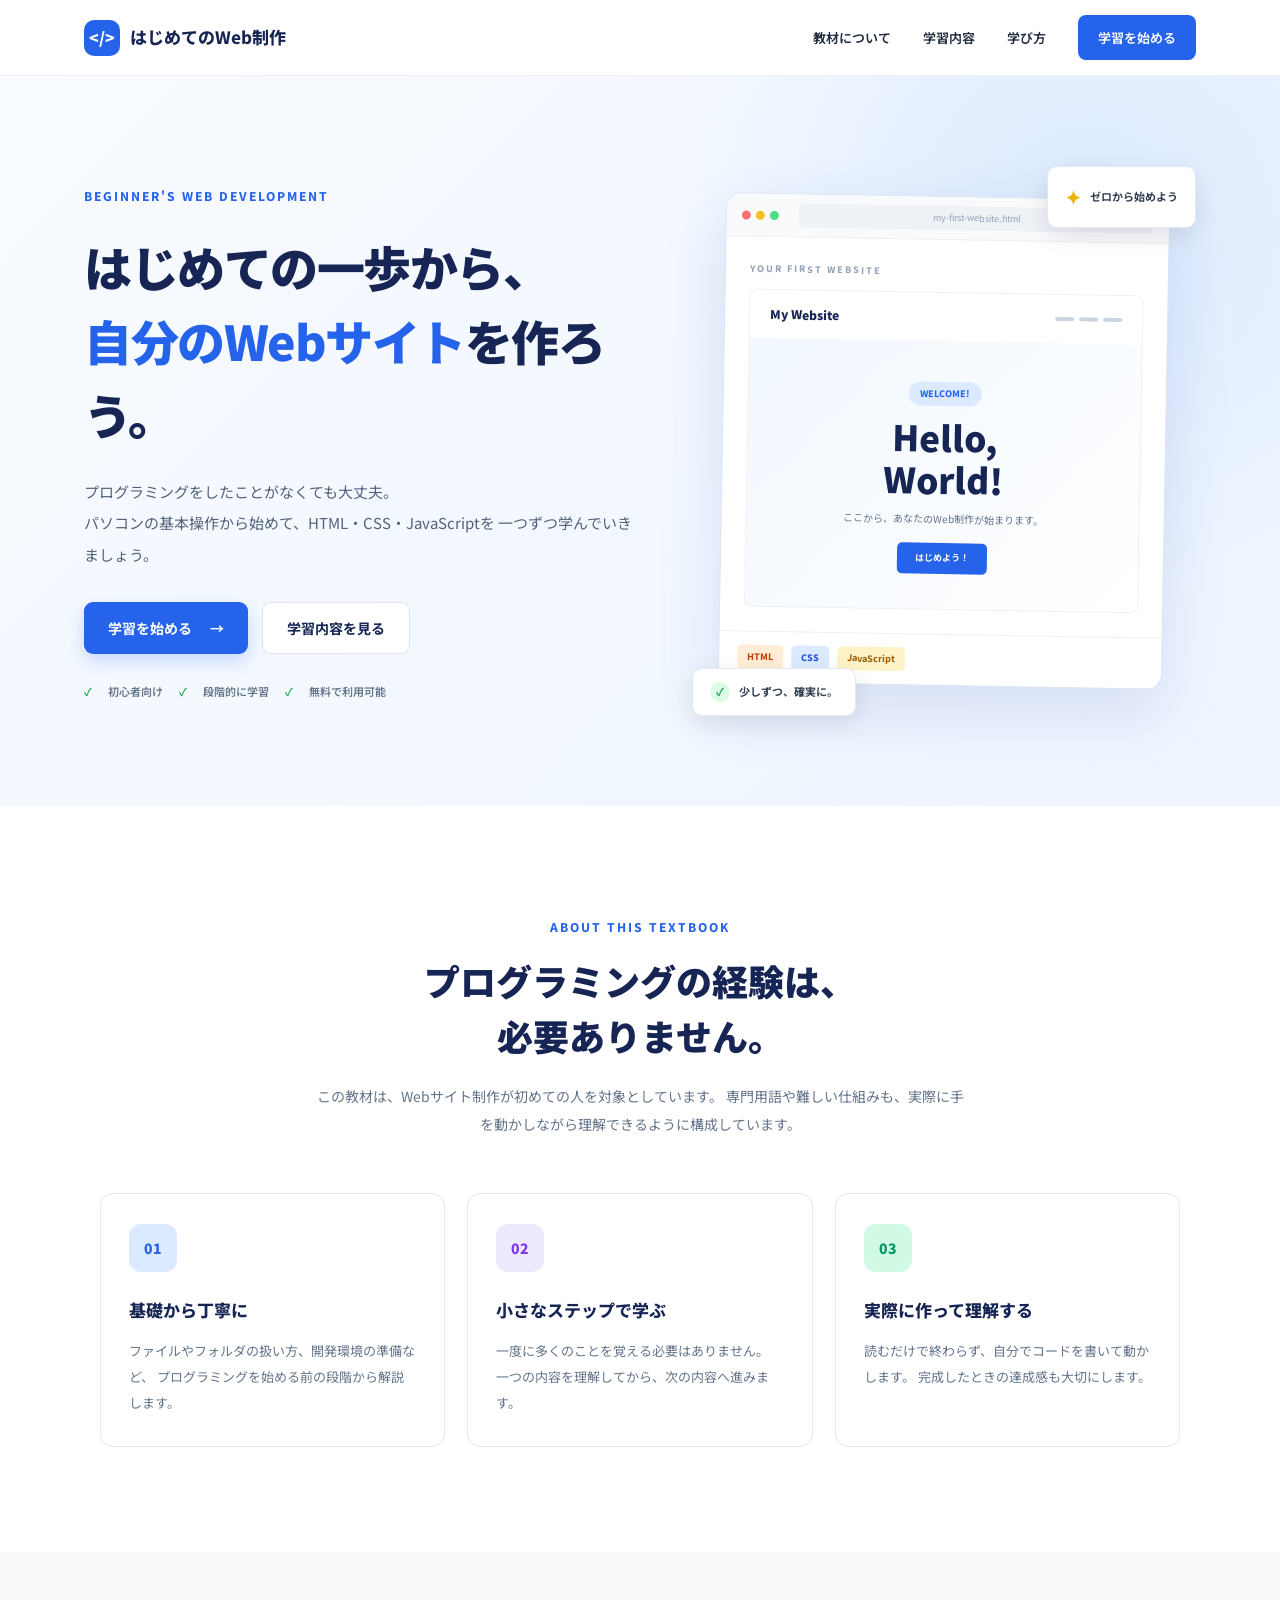
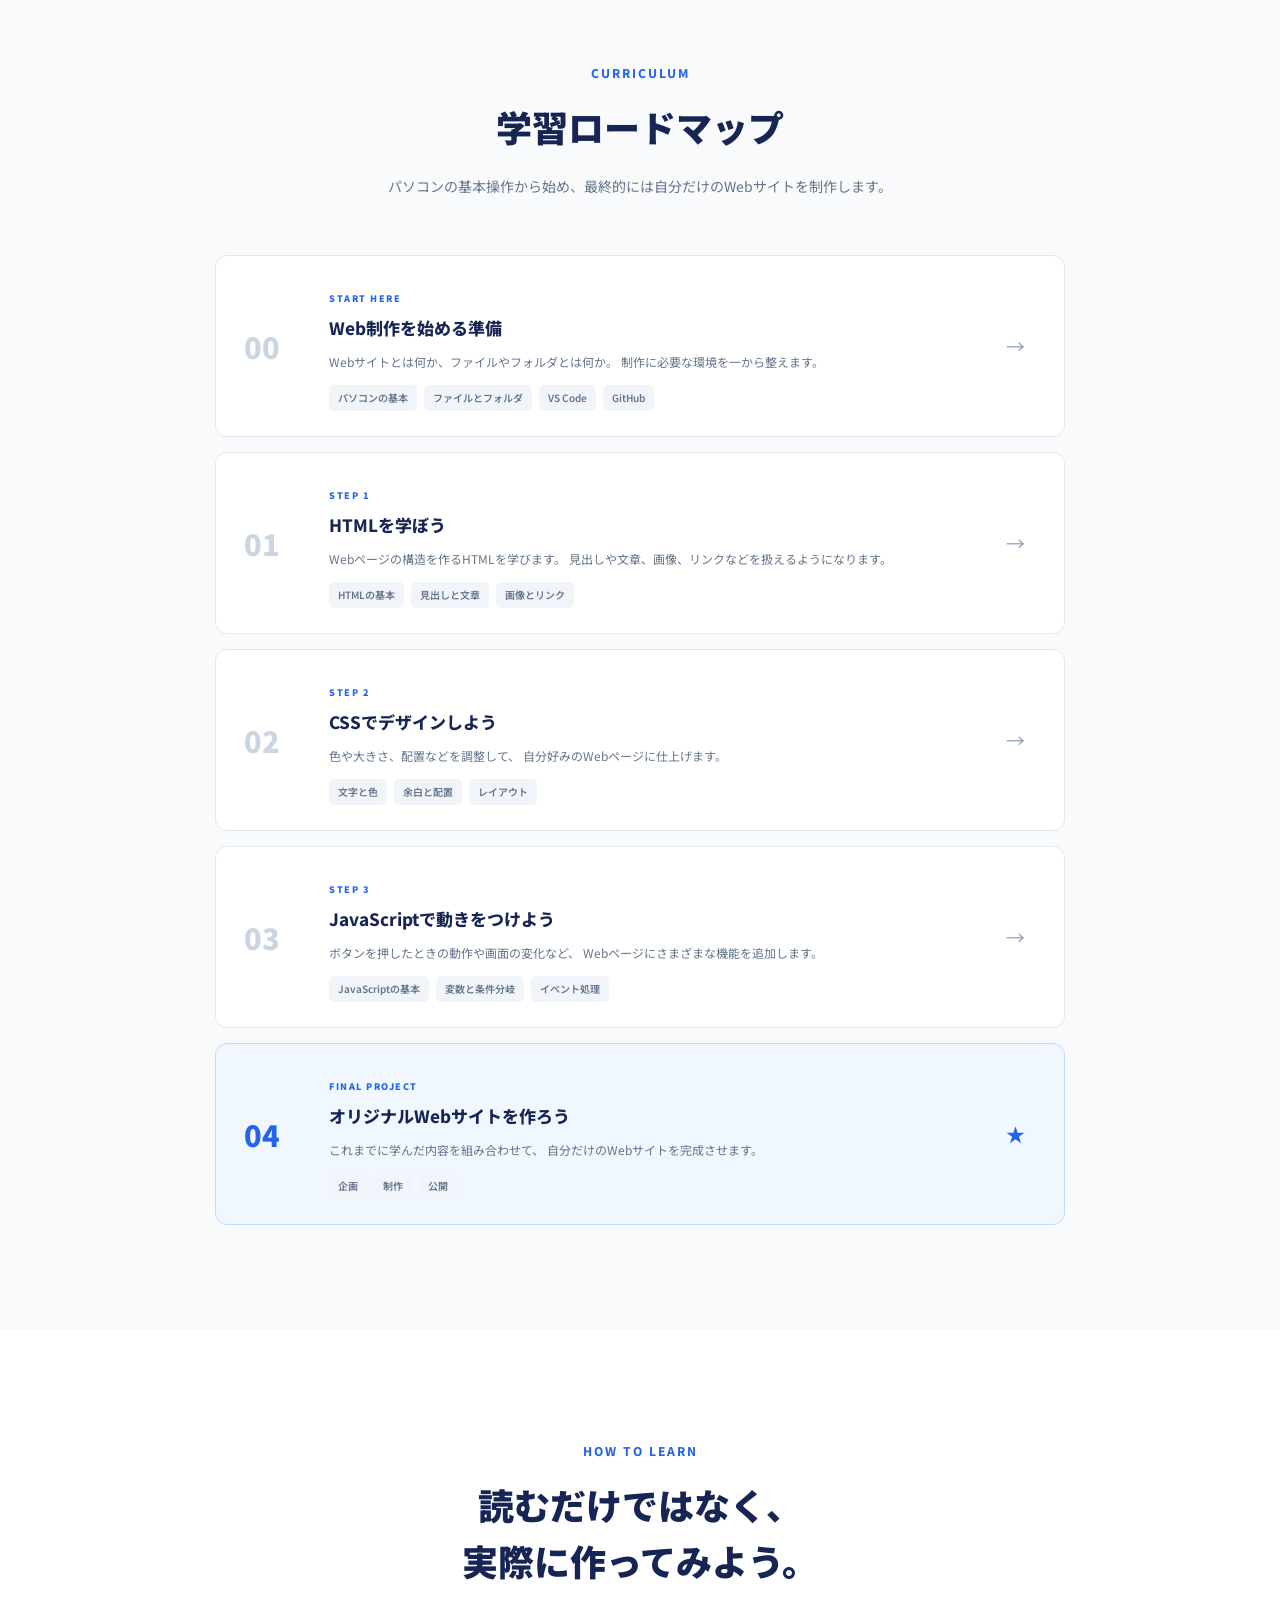
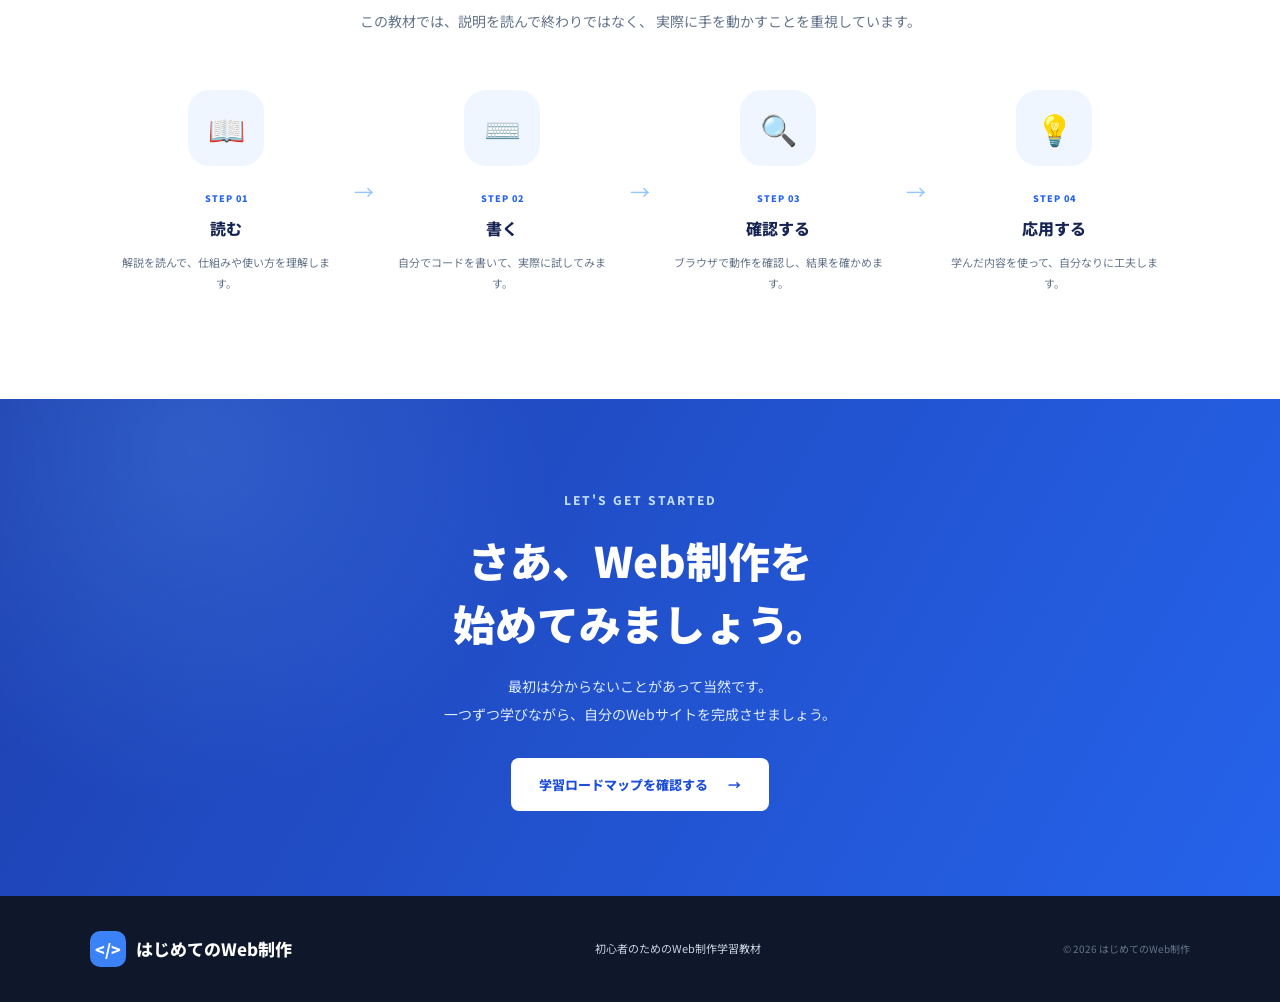
<file: index.html>
<!DOCTYPE html>
<html lang="ja">
<head>
    <meta charset="UTF-8">
    <meta name="viewport" content="width=device-width, initial-scale=1.0">
    <meta name="description" content="プログラミング初心者向けのWebサイト制作教材。HTML、CSS、JavaScriptを基礎から段階的に学び、自分のWebサイトを作ろう。">
    <title>はじめてのWeb制作 | 初心者向けプログラミング教材</title>
    <link rel="stylesheet" href="home.css">
</head>

<body>

    <!-- ヘッダー -->
    <header class="site-header">
        <div class="header-inner">
            <a href="index.html" class="logo">
                <span class="logo-icon">&lt;/&gt;</span>
                <span>はじめてのWeb制作</span>
            </a>

            <nav class="main-nav">
                <a href="#about">教材について</a>
                <a href="#curriculum">学習内容</a>
                <a href="#how-to-learn">学び方</a>
                <a href="#start" class="nav-button">学習を始める</a>
            </nav>
        </div>
    </header>


    <main>

        <!-- メインビジュアル -->
        <section class="hero">
            <div class="hero-inner">

                <div class="hero-content">
                    <span class="eyebrow">BEGINNER'S WEB DEVELOPMENT</span>

                    <h1>
                        はじめての一歩から、<br>
                        <span>自分のWebサイト</span>を作ろう。
                    </h1>

                    <p class="hero-description">
                        プログラミングをしたことがなくても大丈夫。<br>
                        パソコンの基本操作から始めて、HTML・CSS・JavaScriptを
                        一つずつ学んでいきましょう。
                    </p>

                    <div class="hero-actions">
                        <a href="#start" class="primary-button">
                            学習を始める
                            <span>→</span>
                        </a>

                        <a href="#curriculum" class="secondary-button">
                            学習内容を見る
                        </a>
                    </div>

                    <div class="hero-note">
                        <span>✓</span> 初心者向け
                        <span>✓</span> 段階的に学習
                        <span>✓</span> 無料で利用可能
                    </div>
                </div>

                <div class="hero-visual">
                    <div class="browser-window">
                        <div class="browser-header">
                            <div class="browser-dots">
                                <span></span>
                                <span></span>
                                <span></span>
                            </div>
                            <div class="browser-address">my-first-website.html</div>
                        </div>

                        <div class="browser-content">
                            <div class="code-label">YOUR FIRST WEBSITE</div>
                            <div class="sample-page">
                                <div class="sample-nav">
                                    <div class="sample-logo">My Website</div>
                                    <div class="sample-menu">
                                        <span></span>
                                        <span></span>
                                        <span></span>
                                    </div>
                                </div>

                                <div class="sample-main">
                                    <div class="sample-tag">WELCOME!</div>
                                    <div class="sample-title">
                                        Hello,<br>
                                        World!
                                    </div>
                                    <div class="sample-text">
                                        ここから、あなたのWeb制作が始まります。
                                    </div>
                                    <div class="sample-button">はじめよう！</div>
                                </div>
                            </div>
                        </div>

                        <div class="browser-footer">
                            <span class="language html">HTML</span>
                            <span class="language css">CSS</span>
                            <span class="language js">JavaScript</span>
                        </div>
                    </div>

                    <div class="floating-card floating-card-top">
                        <span class="floating-icon">✦</span>
                        <span>ゼロから始めよう</span>
                    </div>

                    <div class="floating-card floating-card-bottom">
                        <span class="floating-check">✓</span>
                        <span>少しずつ、確実に。</span>
                    </div>
                </div>

            </div>
        </section>


        <!-- 教材について -->
        <section class="section about-section" id="about">
            <div class="section-heading">
                <span class="section-label">ABOUT THIS TEXTBOOK</span>
                <h2>プログラミングの経験は、<br>必要ありません。</h2>
                <p>
                    この教材は、Webサイト制作が初めての人を対象としています。
                    専門用語や難しい仕組みも、実際に手を動かしながら理解できるように構成しています。
                </p>
            </div>

            <div class="feature-grid">

                <article class="feature-card">
                    <div class="feature-icon icon-blue">01</div>
                    <h3>基礎から丁寧に</h3>
                    <p>
                        ファイルやフォルダの扱い方、開発環境の準備など、
                        プログラミングを始める前の段階から解説します。
                    </p>
                </article>

                <article class="feature-card">
                    <div class="feature-icon icon-purple">02</div>
                    <h3>小さなステップで学ぶ</h3>
                    <p>
                        一度に多くのことを覚える必要はありません。
                        一つの内容を理解してから、次の内容へ進みます。
                    </p>
                </article>

                <article class="feature-card">
                    <div class="feature-icon icon-green">03</div>
                    <h3>実際に作って理解する</h3>
                    <p>
                        読むだけで終わらず、自分でコードを書いて動かします。
                        完成したときの達成感も大切にします。
                    </p>
                </article>

            </div>
        </section>


        <!-- 学習内容 -->
        <section class="section curriculum-section" id="curriculum">
            <div class="section-heading">
                <span class="section-label">CURRICULUM</span>
                <h2>学習ロードマップ</h2>
                <p>
                    パソコンの基本操作から始め、最終的には自分だけのWebサイトを制作します。
                </p>
            </div>

            <div class="curriculum-list">

                <article class="curriculum-item">
                    <div class="chapter-number">00</div>

                    <div class="chapter-content">
                        <span class="chapter-status">START HERE</span>
                        <h3>
                            <a href="chapter0.html">Web制作を始める準備</a>
                        </h3>
                        <p>
                            Webサイトとは何か、ファイルやフォルダとは何か。
                            制作に必要な環境を一から整えます。
                        </p>
                        <div class="chapter-tags">
                            <span>パソコンの基本</span>
                            <span>ファイルとフォルダ</span>
                            <span>VS Code</span>
                            <span>GitHub</span>
                        </div>
                    </div>

                    <div class="chapter-arrow">→</div>
                </article>


                <article class="curriculum-item">
                    <div class="chapter-number">01</div>

                    <div class="chapter-content">
                        <span class="chapter-status">STEP 1</span>
                        <h3>HTMLを学ぼう</h3>
                        <p>
                            Webページの構造を作るHTMLを学びます。
                            見出しや文章、画像、リンクなどを扱えるようになります。
                        </p>
                        <div class="chapter-tags">
                            <span>HTMLの基本</span>
                            <span>見出しと文章</span>
                            <span>画像とリンク</span>
                        </div>
                    </div>

                    <div class="chapter-arrow">→</div>
                </article>


                <article class="curriculum-item">
                    <div class="chapter-number">02</div>

                    <div class="chapter-content">
                        <span class="chapter-status">STEP 2</span>
                        <h3>CSSでデザインしよう</h3>
                        <p>
                            色や大きさ、配置などを調整して、
                            自分好みのWebページに仕上げます。
                        </p>
                        <div class="chapter-tags">
                            <span>文字と色</span>
                            <span>余白と配置</span>
                            <span>レイアウト</span>
                        </div>
                    </div>

                    <div class="chapter-arrow">→</div>
                </article>


                <article class="curriculum-item">
                    <div class="chapter-number">03</div>

                    <div class="chapter-content">
                        <span class="chapter-status">STEP 3</span>
                        <h3>JavaScriptで動きをつけよう</h3>
                        <p>
                            ボタンを押したときの動作や画面の変化など、
                            Webページにさまざまな機能を追加します。
                        </p>
                        <div class="chapter-tags">
                            <span>JavaScriptの基本</span>
                            <span>変数と条件分岐</span>
                            <span>イベント処理</span>
                        </div>
                    </div>

                    <div class="chapter-arrow">→</div>
                </article>


                <article class="curriculum-item final-chapter">
                    <div class="chapter-number">04</div>

                    <div class="chapter-content">
                        <span class="chapter-status">FINAL PROJECT</span>
                        <h3>オリジナルWebサイトを作ろう</h3>
                        <p>
                            これまでに学んだ内容を組み合わせて、
                            自分だけのWebサイトを完成させます。
                        </p>
                        <div class="chapter-tags">
                            <span>企画</span>
                            <span>制作</span>
                            <span>公開</span>
                        </div>
                    </div>

                    <div class="chapter-arrow">★</div>
                </article>

            </div>
        </section>


        <!-- 学び方 -->
        <section class="section learning-section" id="how-to-learn">
            <div class="section-heading">
                <span class="section-label">HOW TO LEARN</span>
                <h2>読むだけではなく、<br>実際に作ってみよう。</h2>
                <p>
                    この教材では、説明を読んで終わりではなく、
                    実際に手を動かすことを重視しています。
                </p>
            </div>

            <div class="learning-steps">

                <div class="learning-step">
                    <div class="step-icon">📖</div>
                    <span class="step-number">STEP 01</span>
                    <h3>読む</h3>
                    <p>解説を読んで、仕組みや使い方を理解します。</p>
                </div>

                <div class="step-connector">→</div>

                <div class="learning-step">
                    <div class="step-icon">⌨️</div>
                    <span class="step-number">STEP 02</span>
                    <h3>書く</h3>
                    <p>自分でコードを書いて、実際に試してみます。</p>
                </div>

                <div class="step-connector">→</div>

                <div class="learning-step">
                    <div class="step-icon">🔍</div>
                    <span class="step-number">STEP 03</span>
                    <h3>確認する</h3>
                    <p>ブラウザで動作を確認し、結果を確かめます。</p>
                </div>

                <div class="step-connector">→</div>

                <div class="learning-step">
                    <div class="step-icon">💡</div>
                    <span class="step-number">STEP 04</span>
                    <h3>応用する</h3>
                    <p>学んだ内容を使って、自分なりに工夫します。</p>
                </div>

            </div>
        </section>


        <!-- 学習開始 -->
        <section class="start-section" id="start">
            <div class="start-inner">
                <span class="section-label">LET'S GET STARTED</span>
                <h2>さあ、Web制作を<br>始めてみましょう。</h2>
                <p>
                    最初は分からないことがあって当然です。<br>
                    一つずつ学びながら、自分のWebサイトを完成させましょう。
                </p>

                <a href="#curriculum" class="start-button">
                    学習ロードマップを確認する
                    <span>→</span>
                </a>
            </div>
        </section>

    </main>


    <!-- フッター -->
    <footer class="site-footer">
        <div class="footer-inner">
            <a href="index.html" class="logo footer-logo">
                <span class="logo-icon">&lt;/&gt;</span>
                <span>はじめてのWeb制作</span>
            </a>

            <p>初心者のためのWeb制作学習教材</p>
            <small>© 2026 はじめてのWeb制作</small>
        </div>
    </footer>

</body>
</html>
</file>
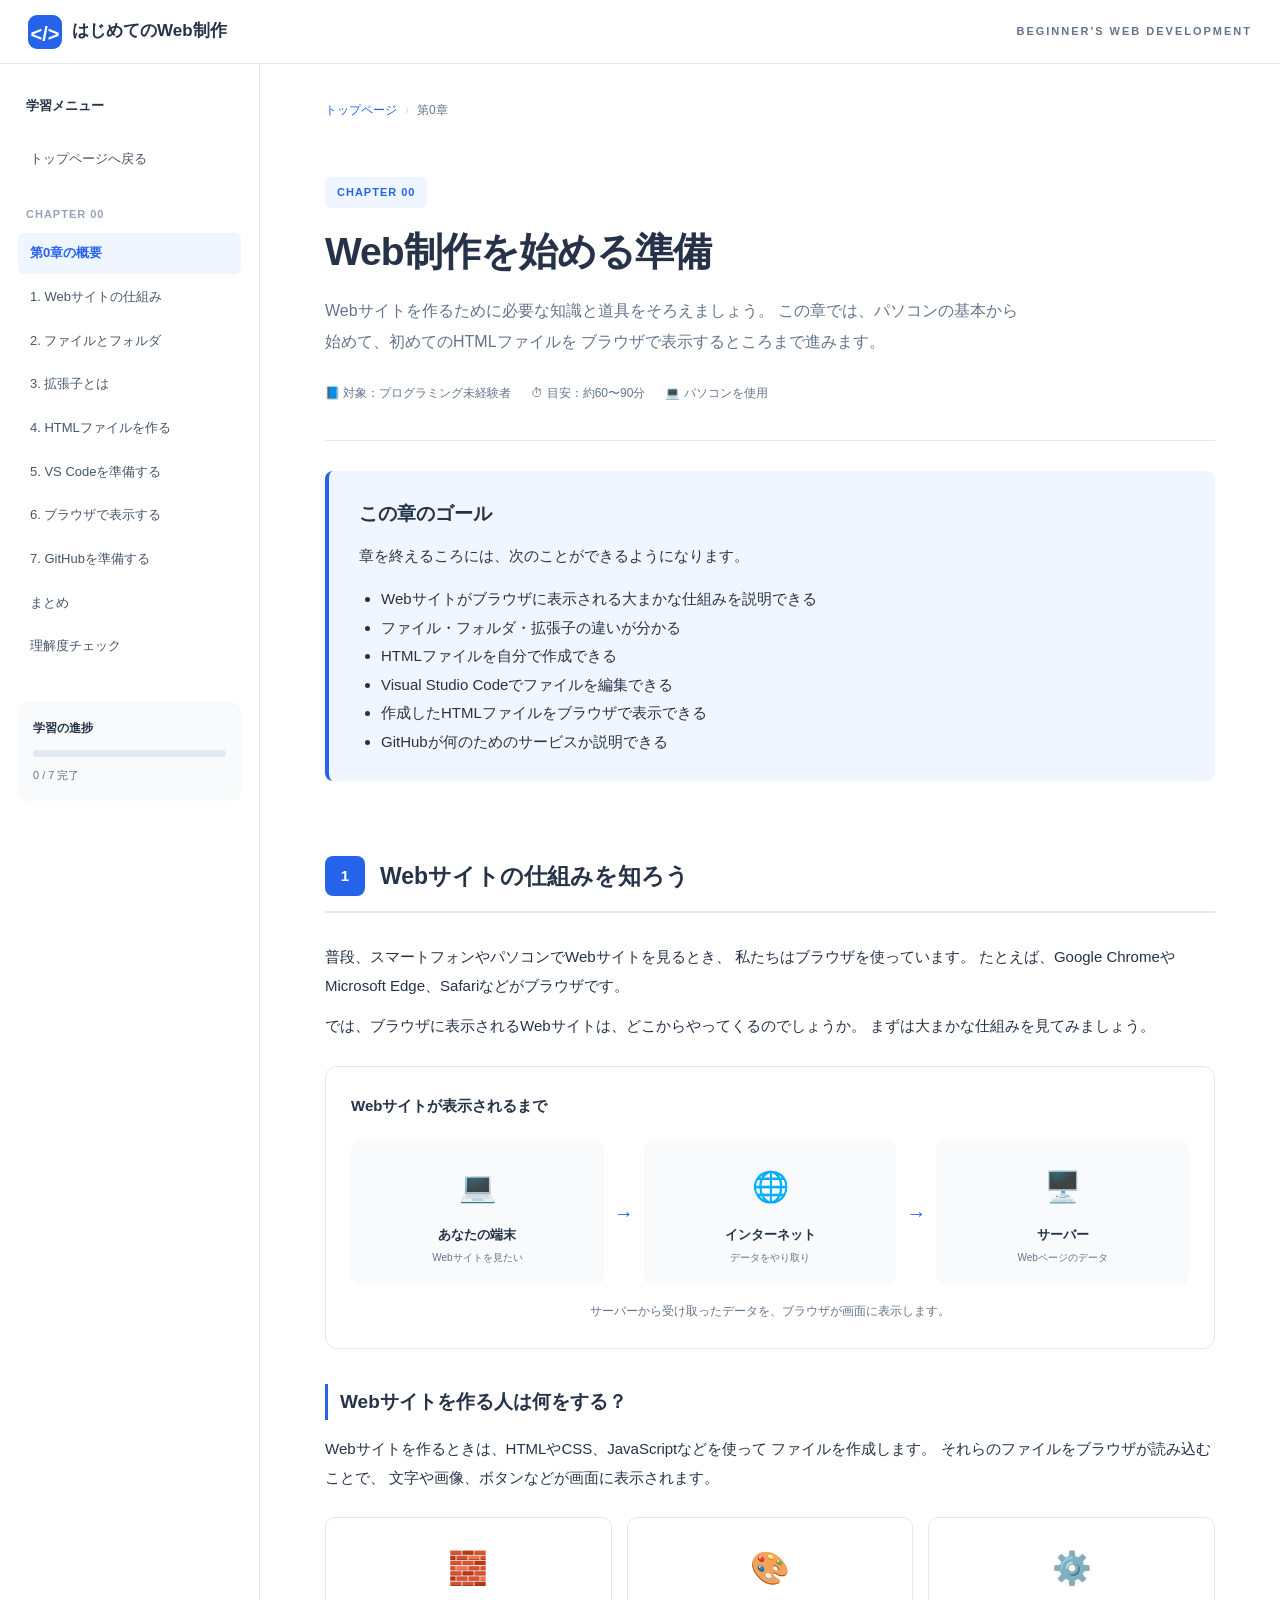
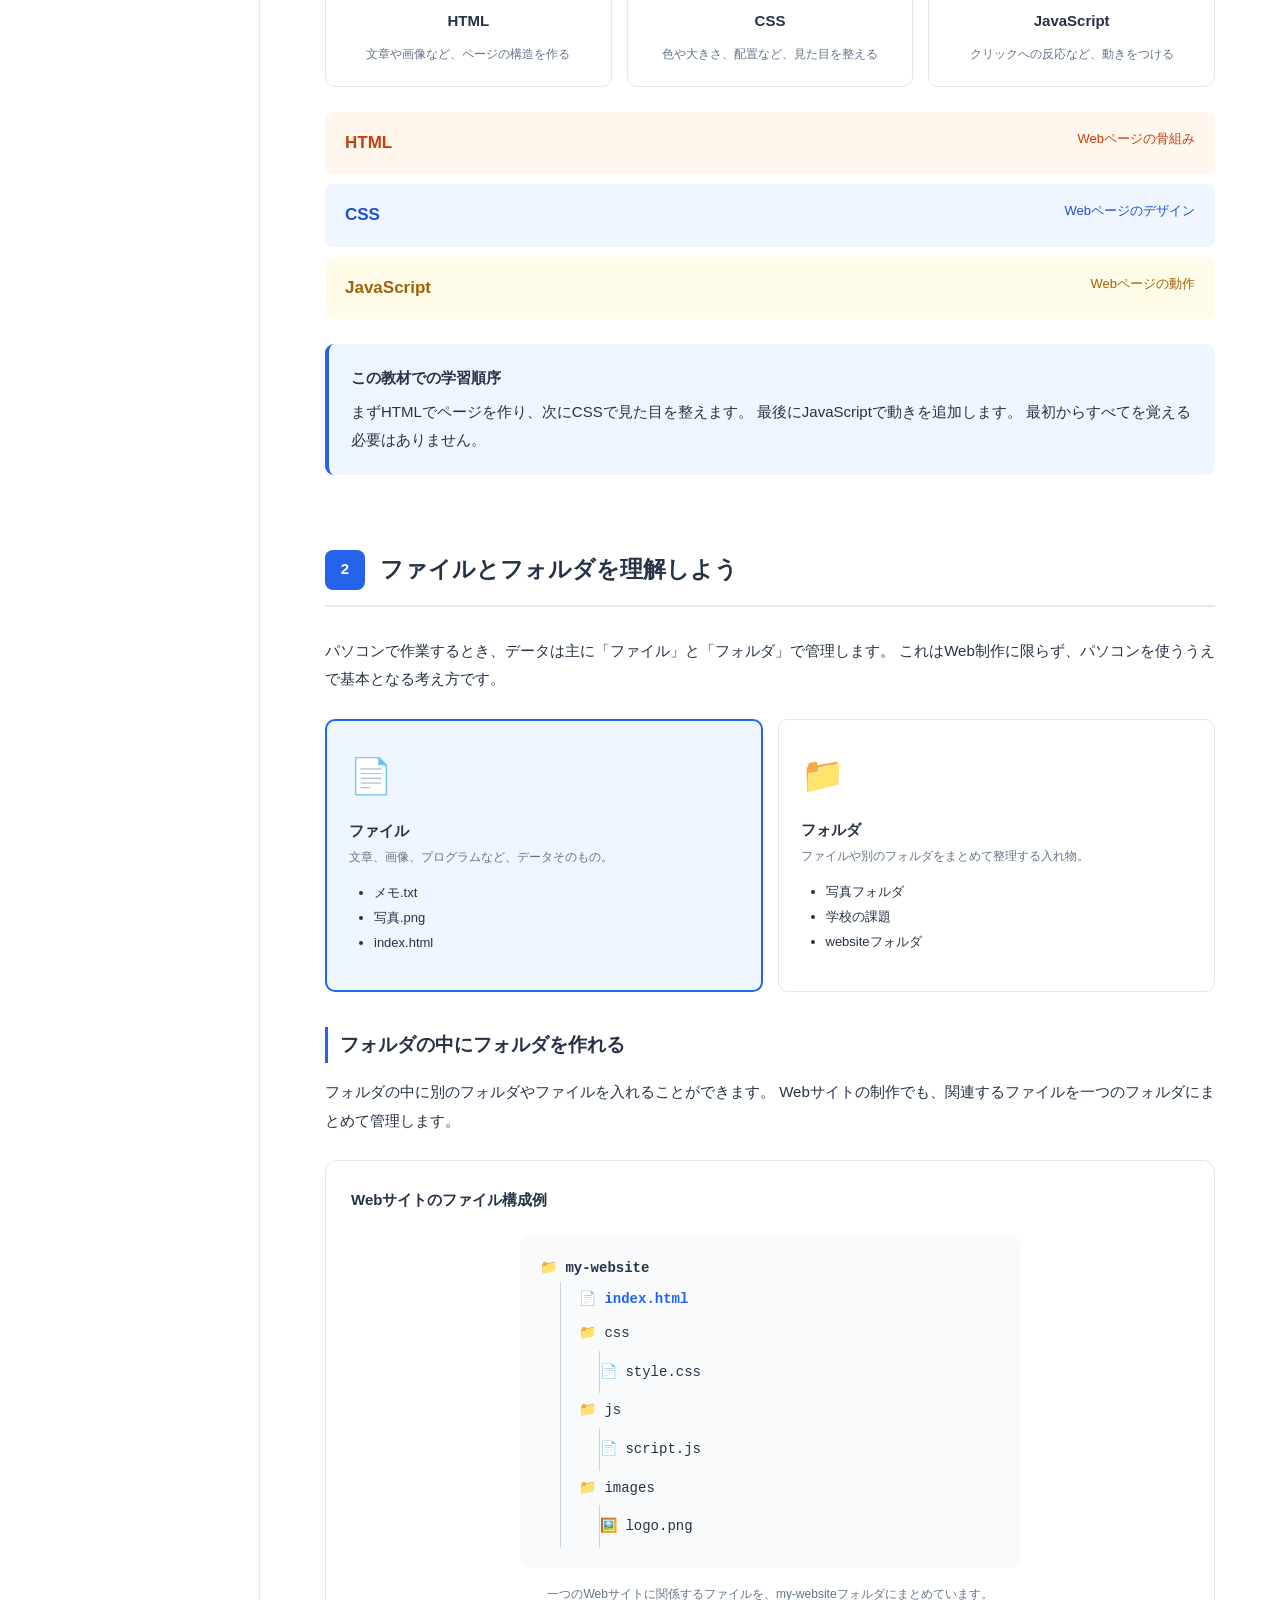
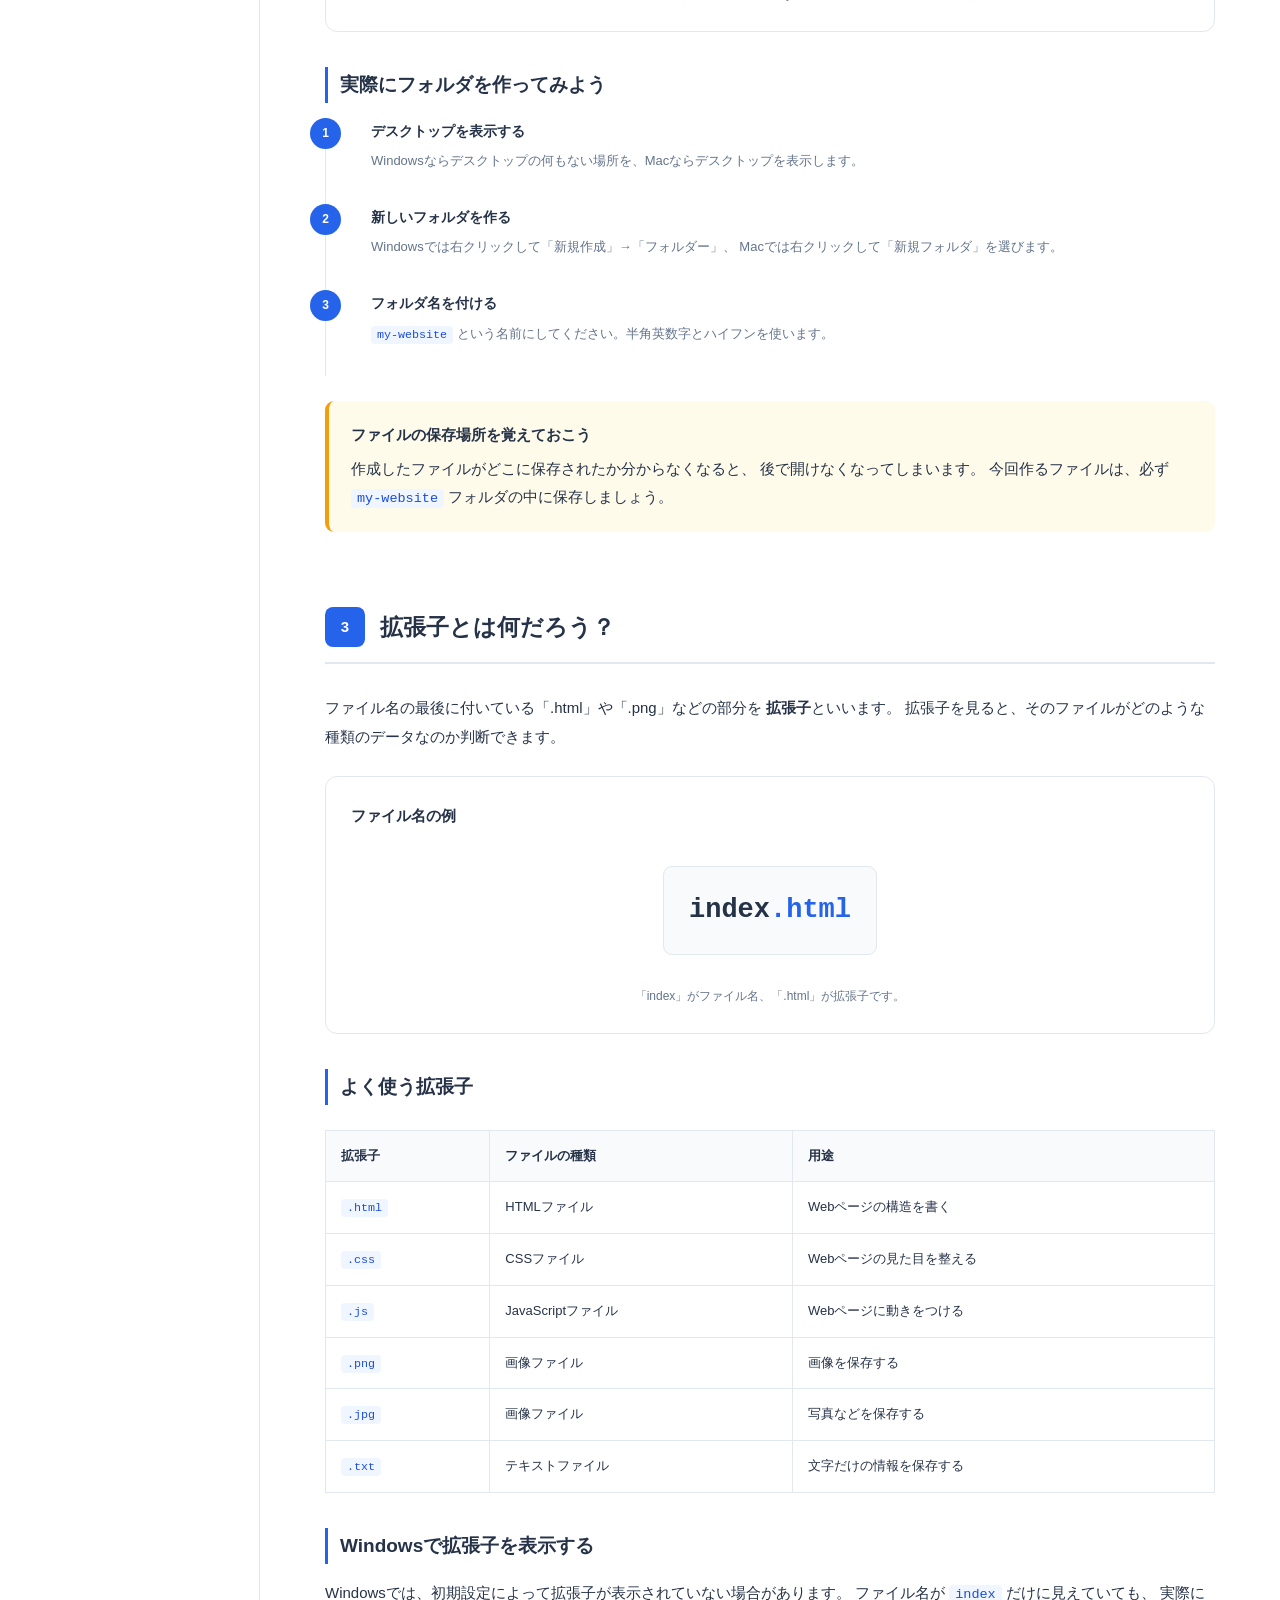
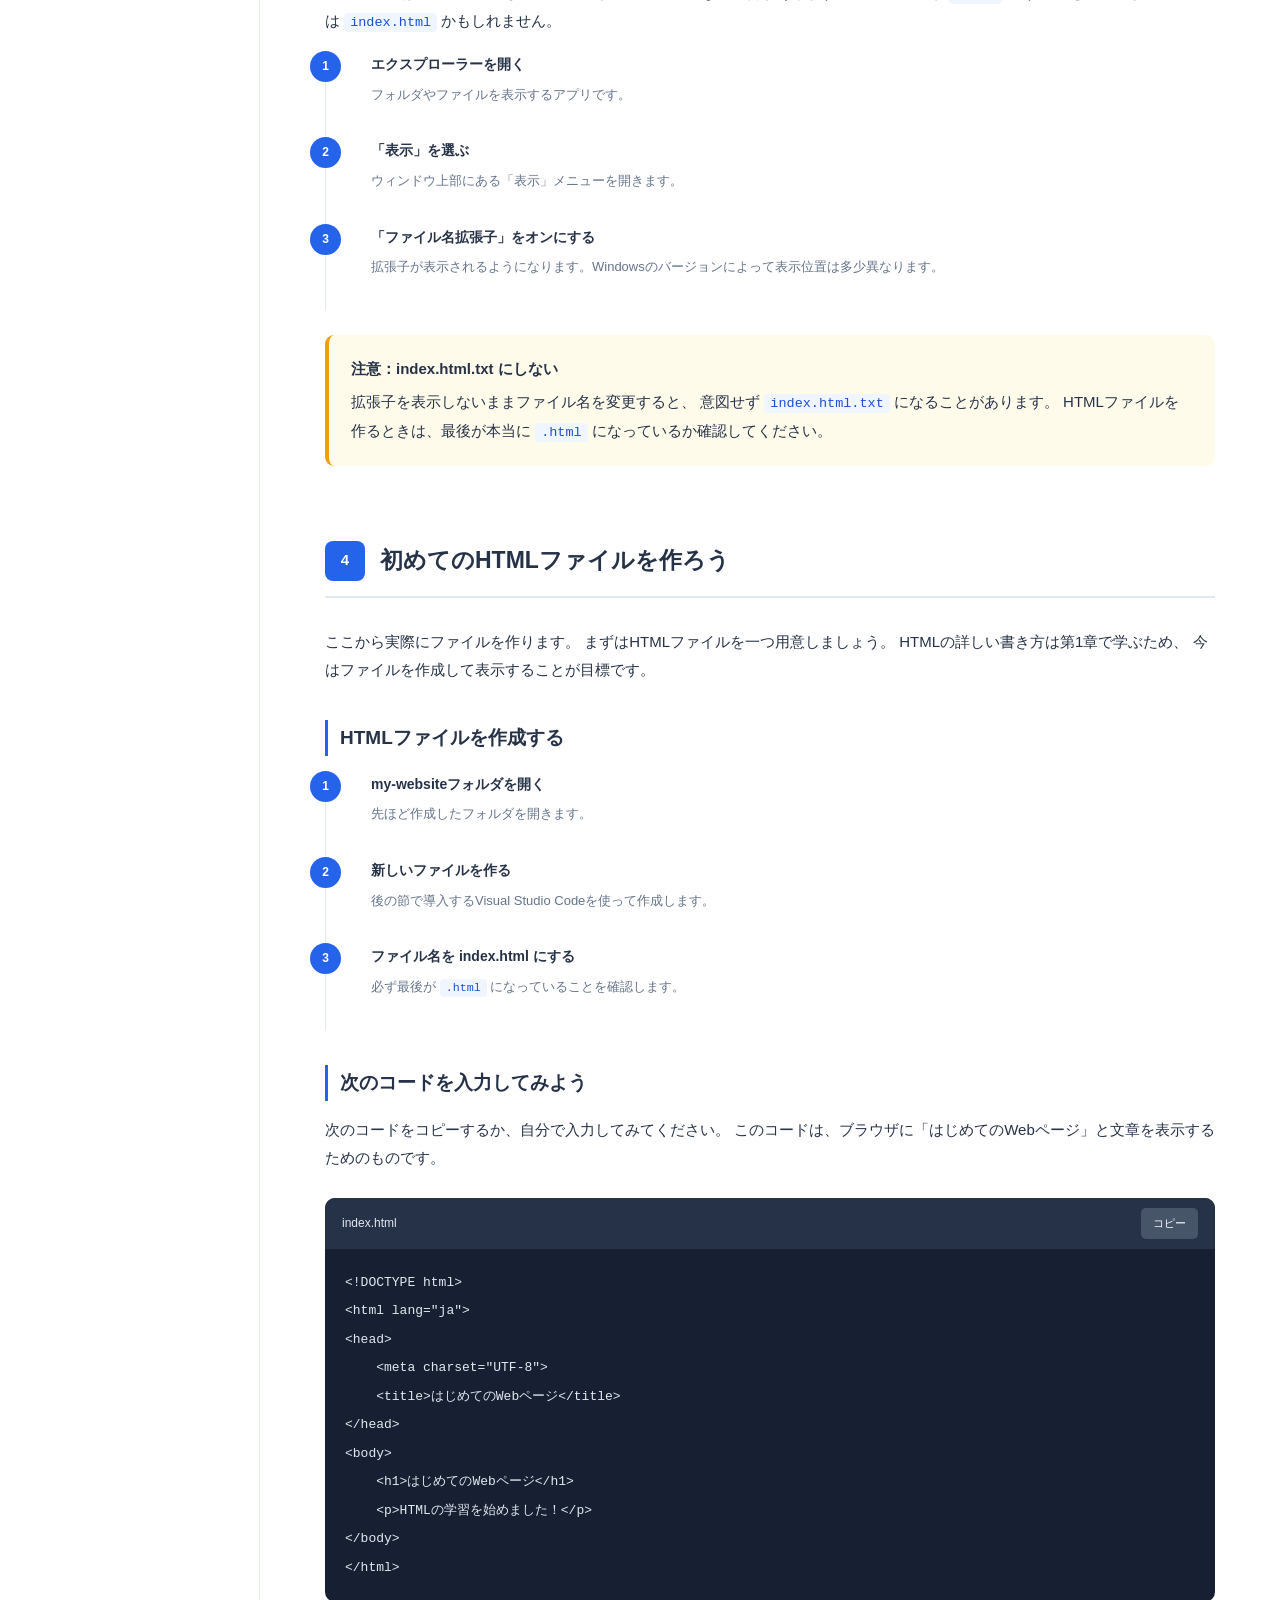
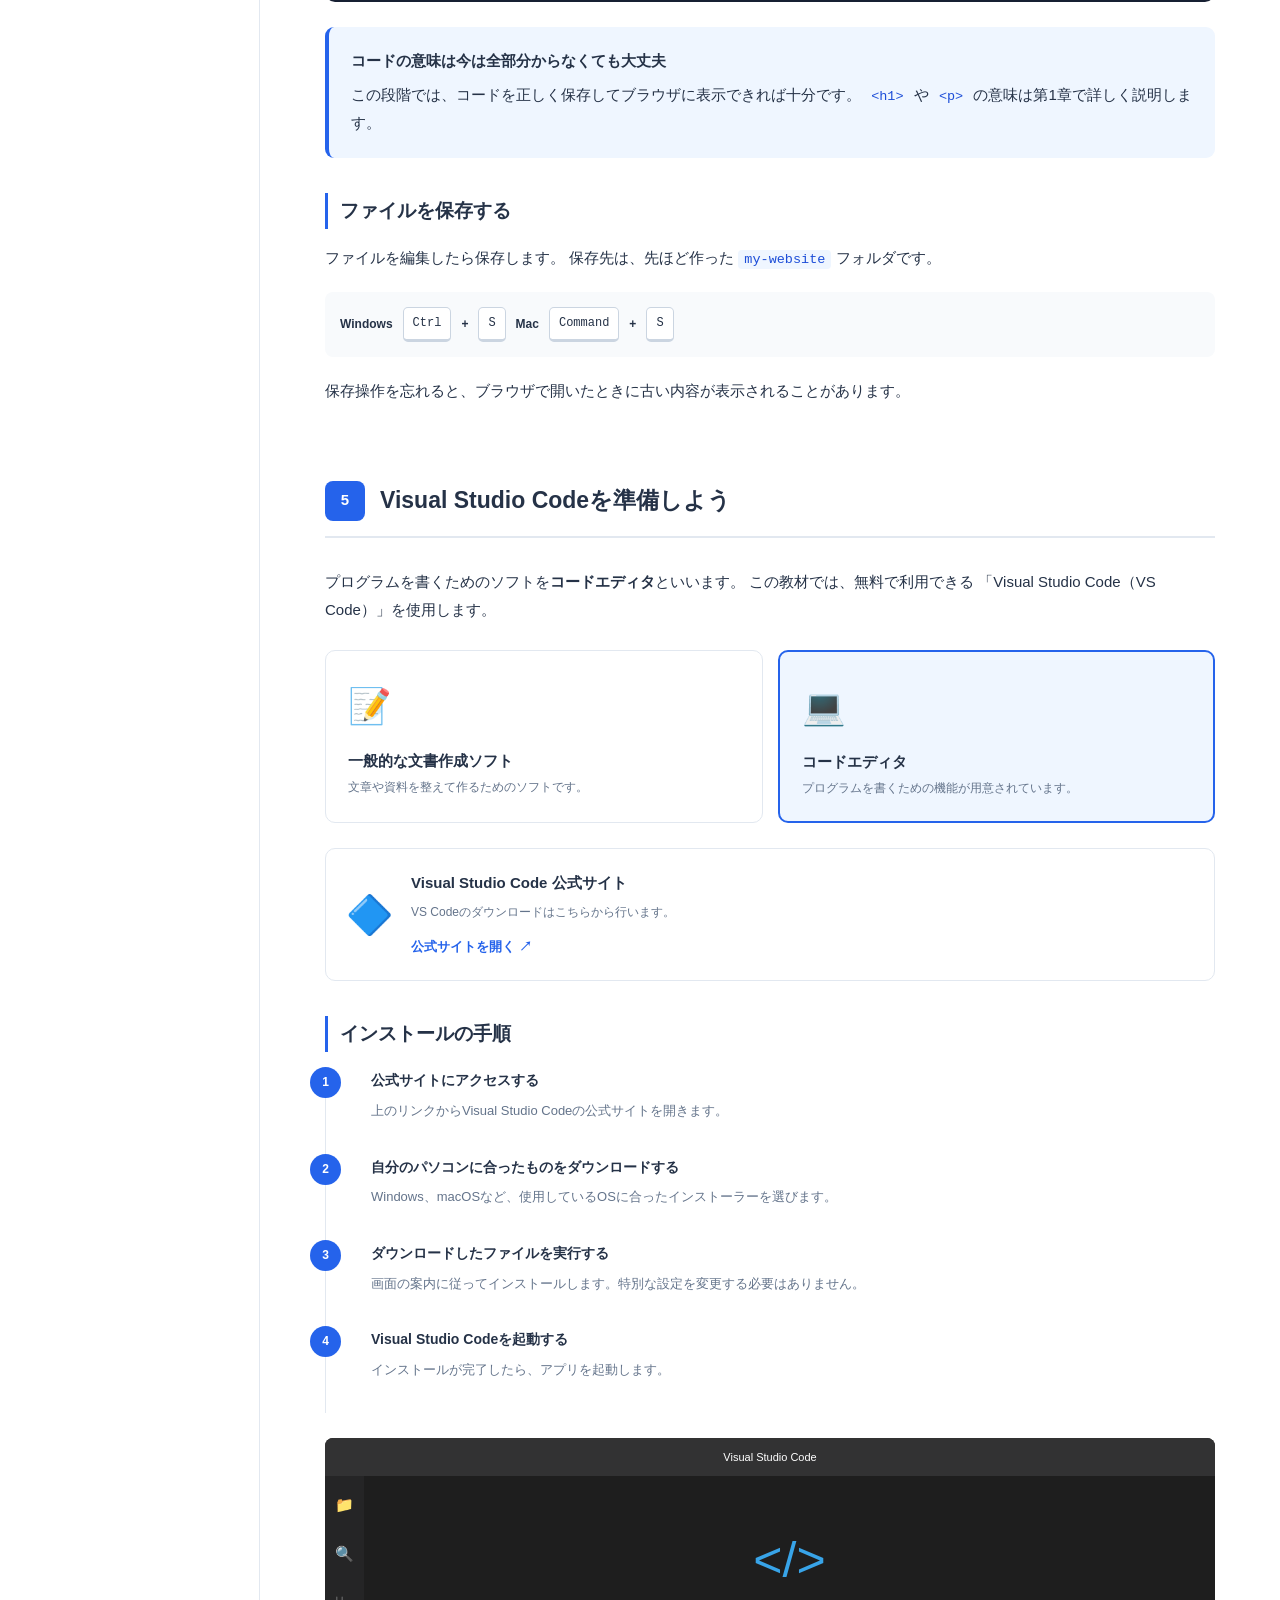
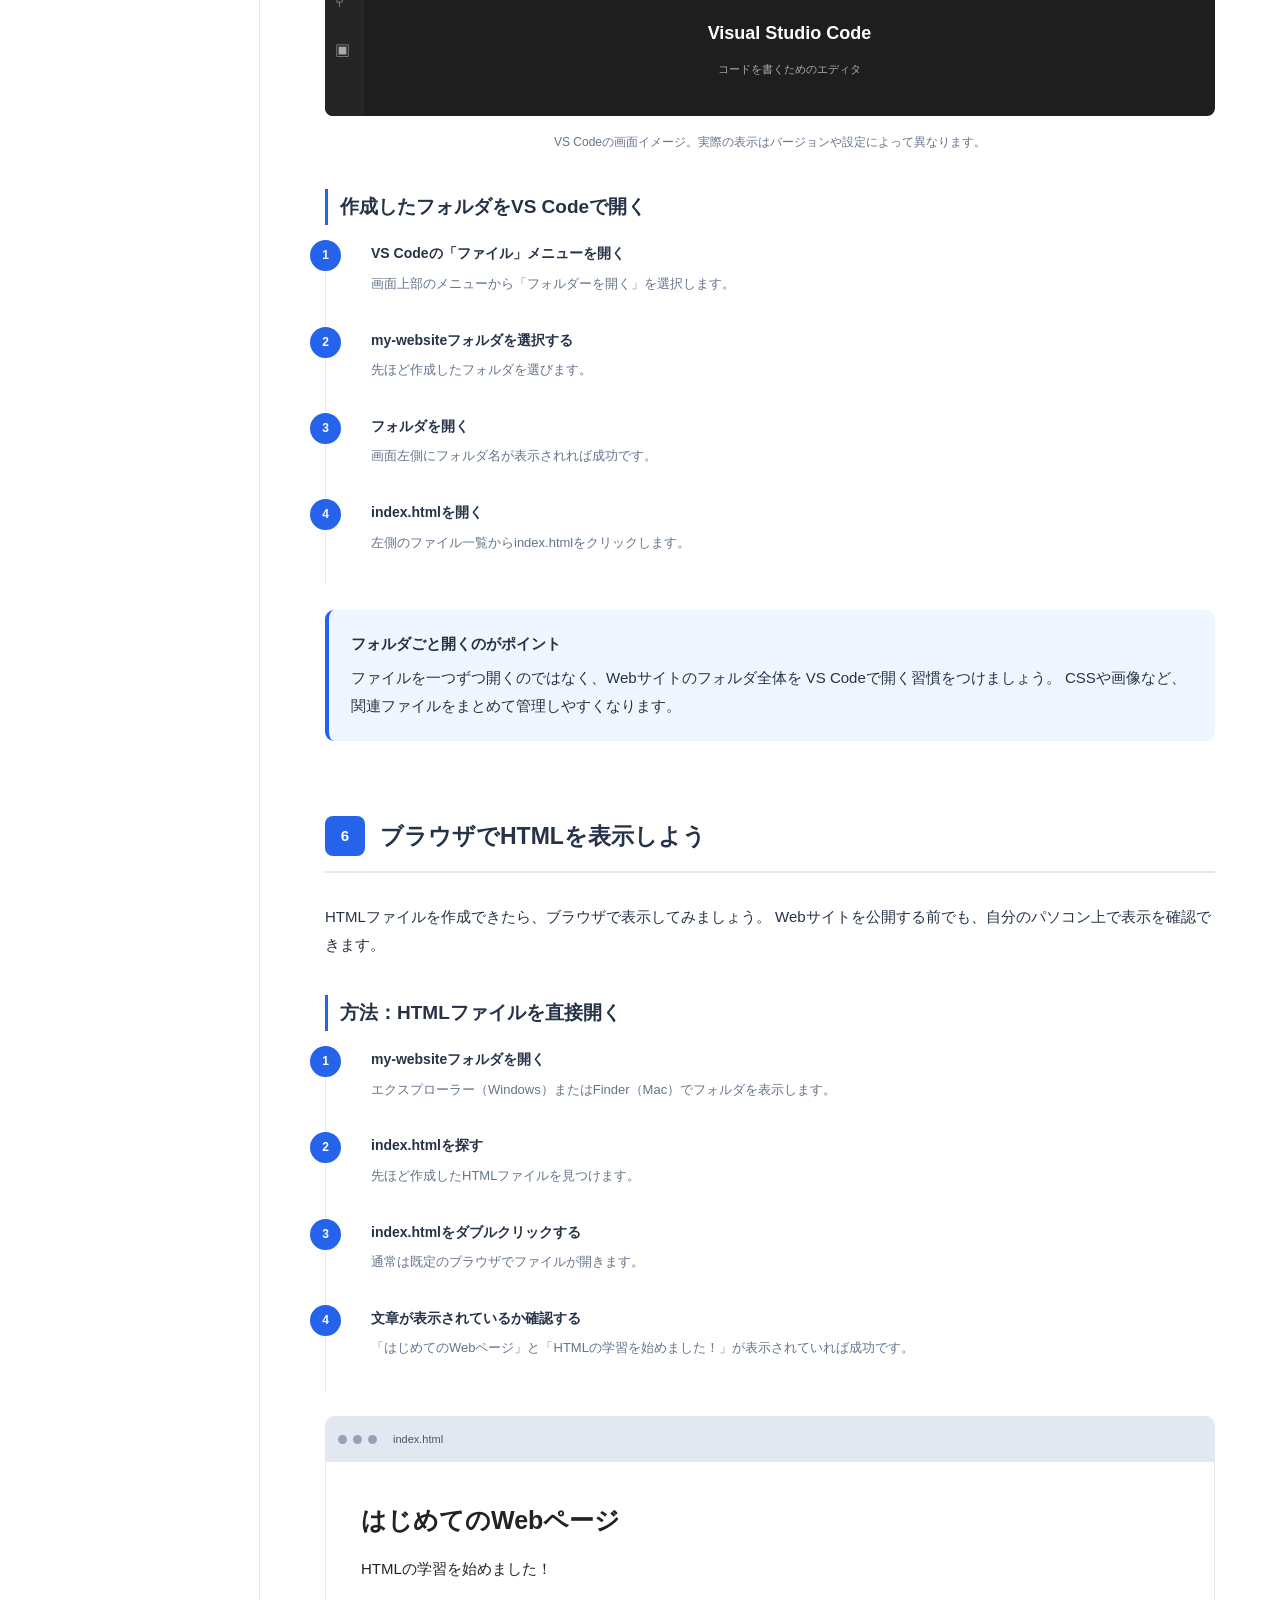
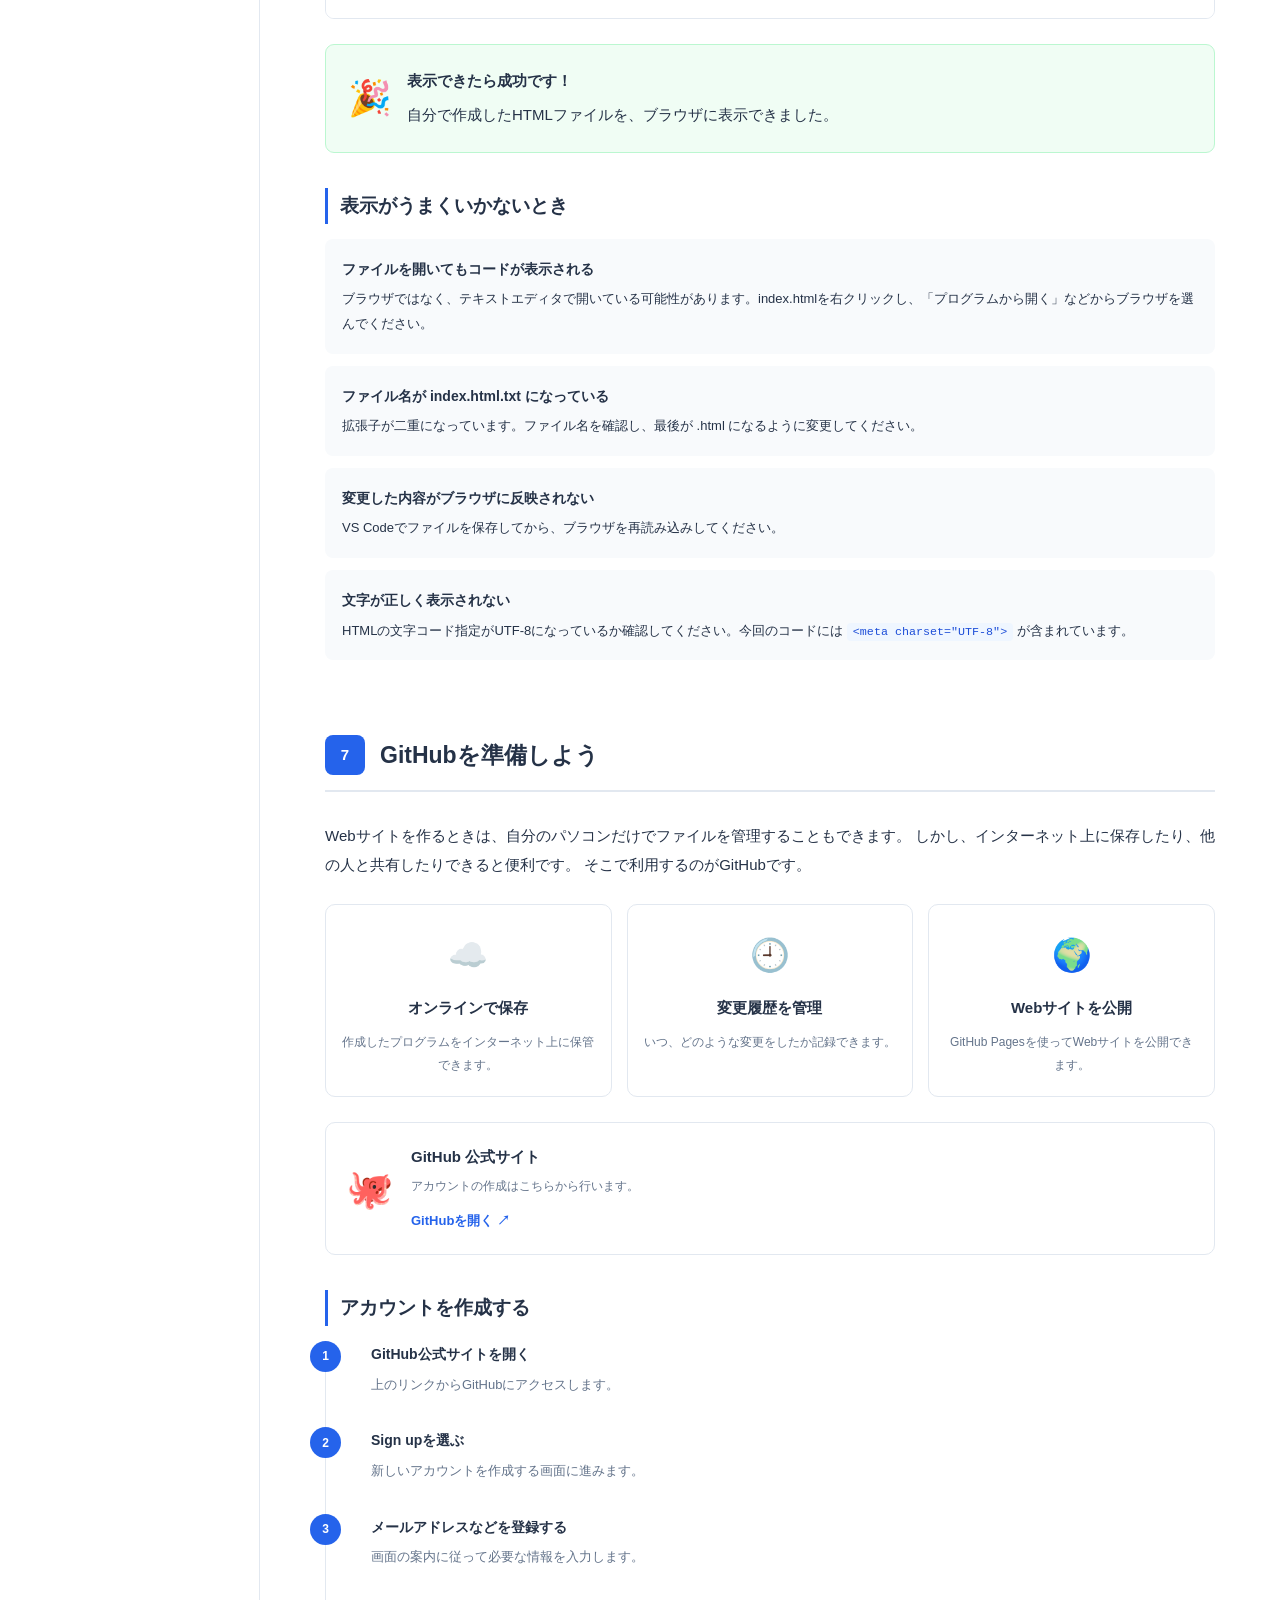
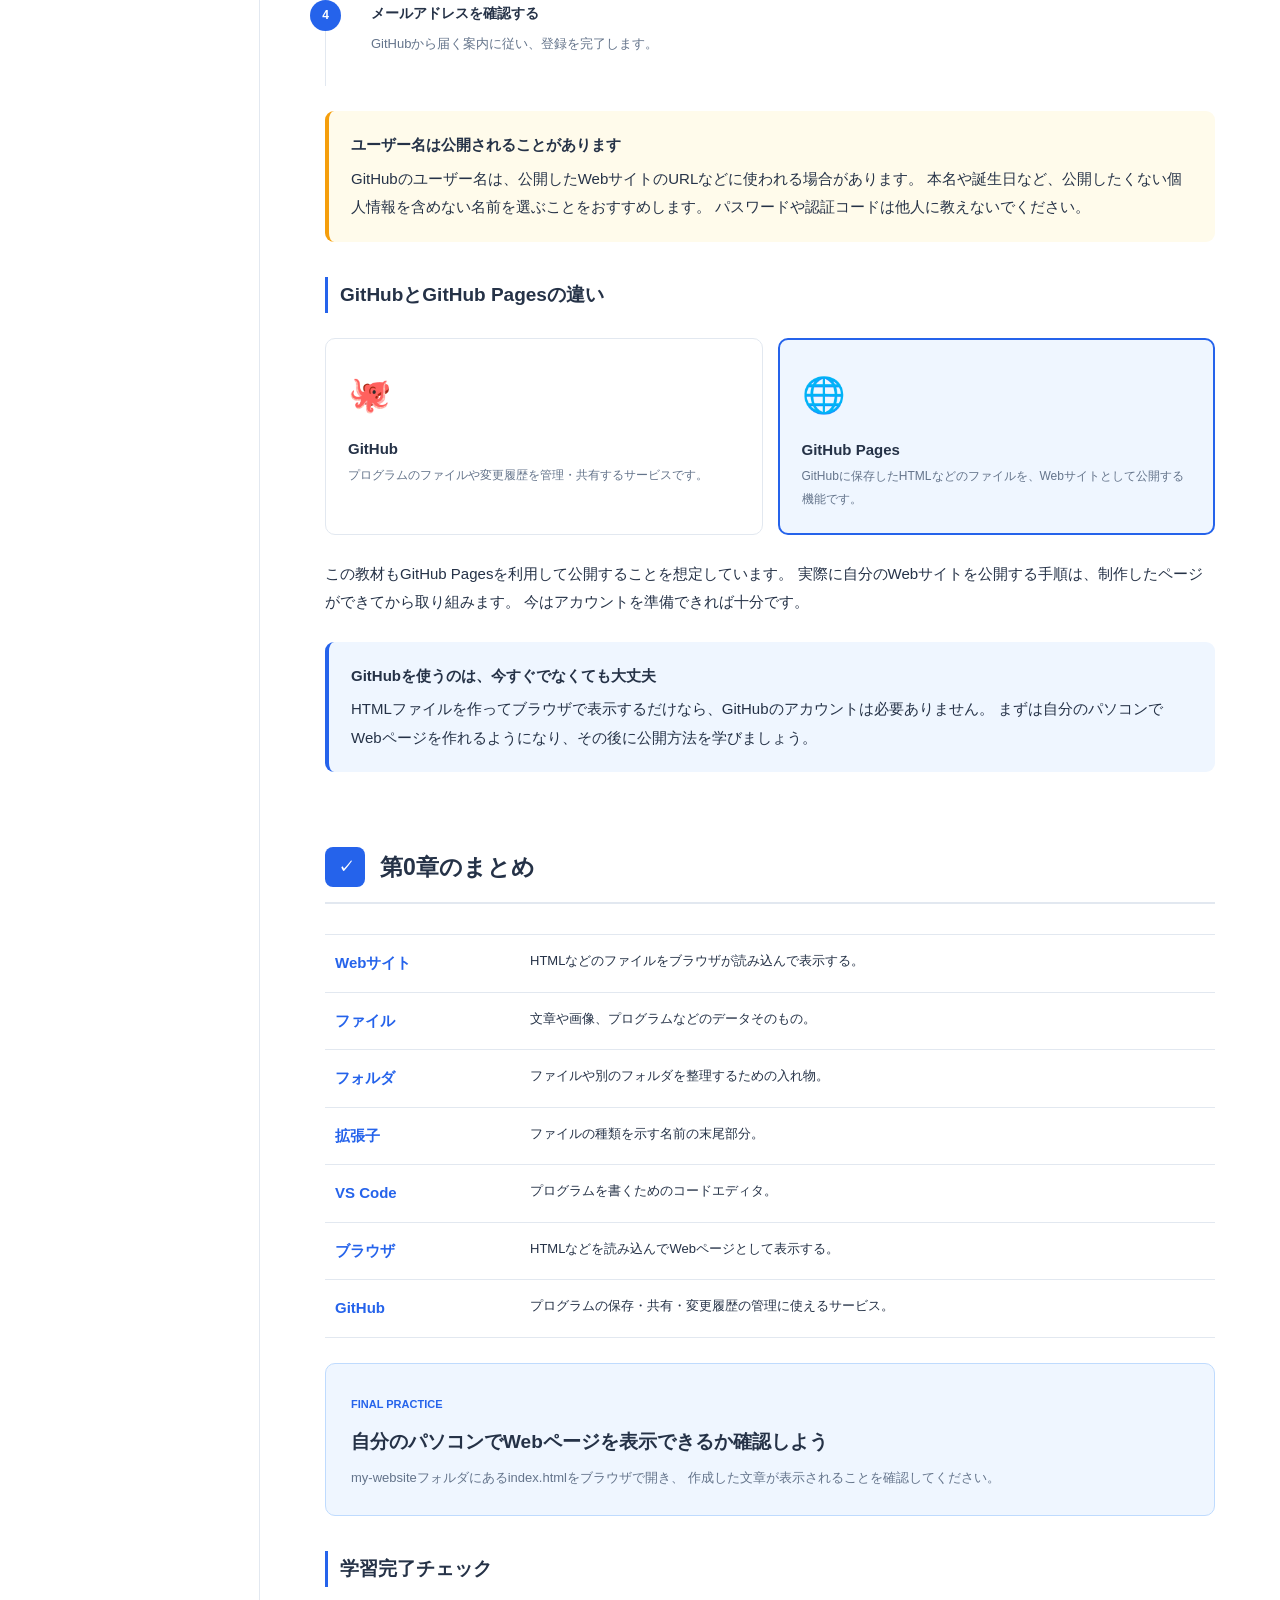
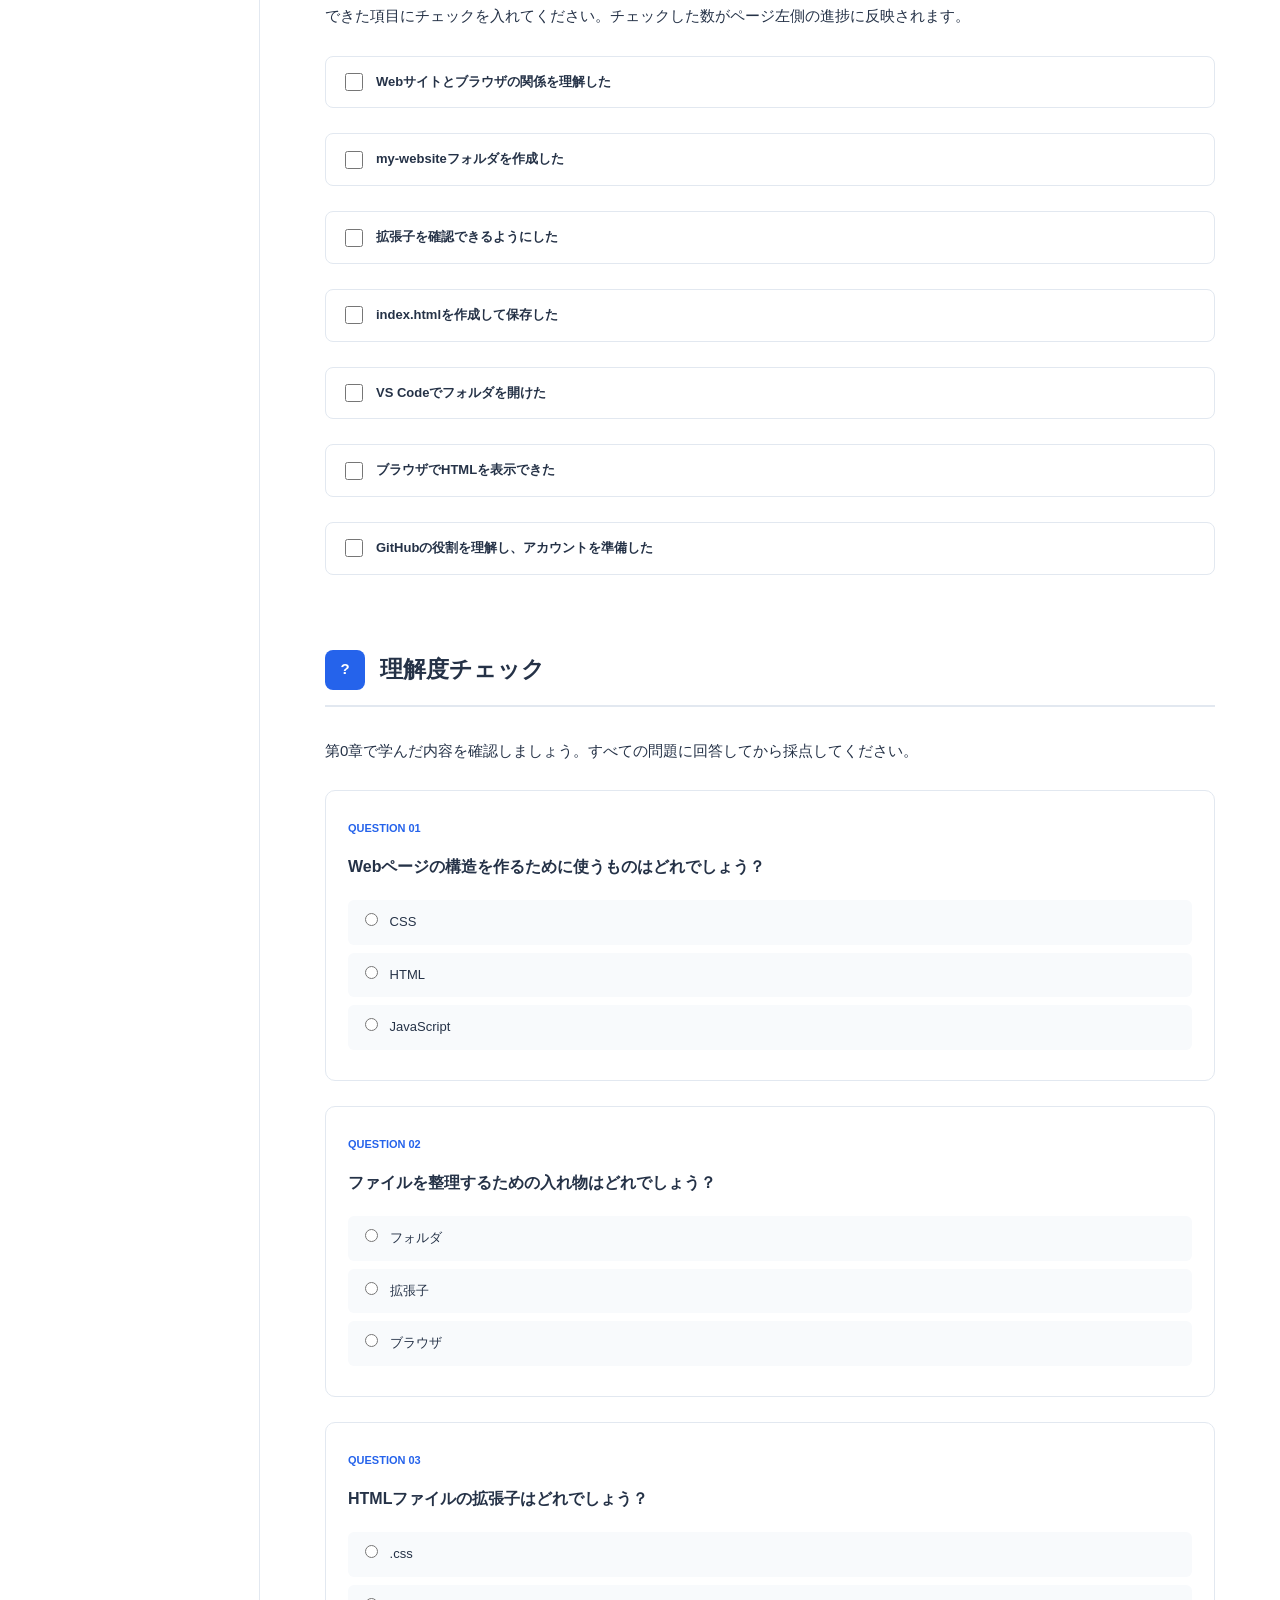
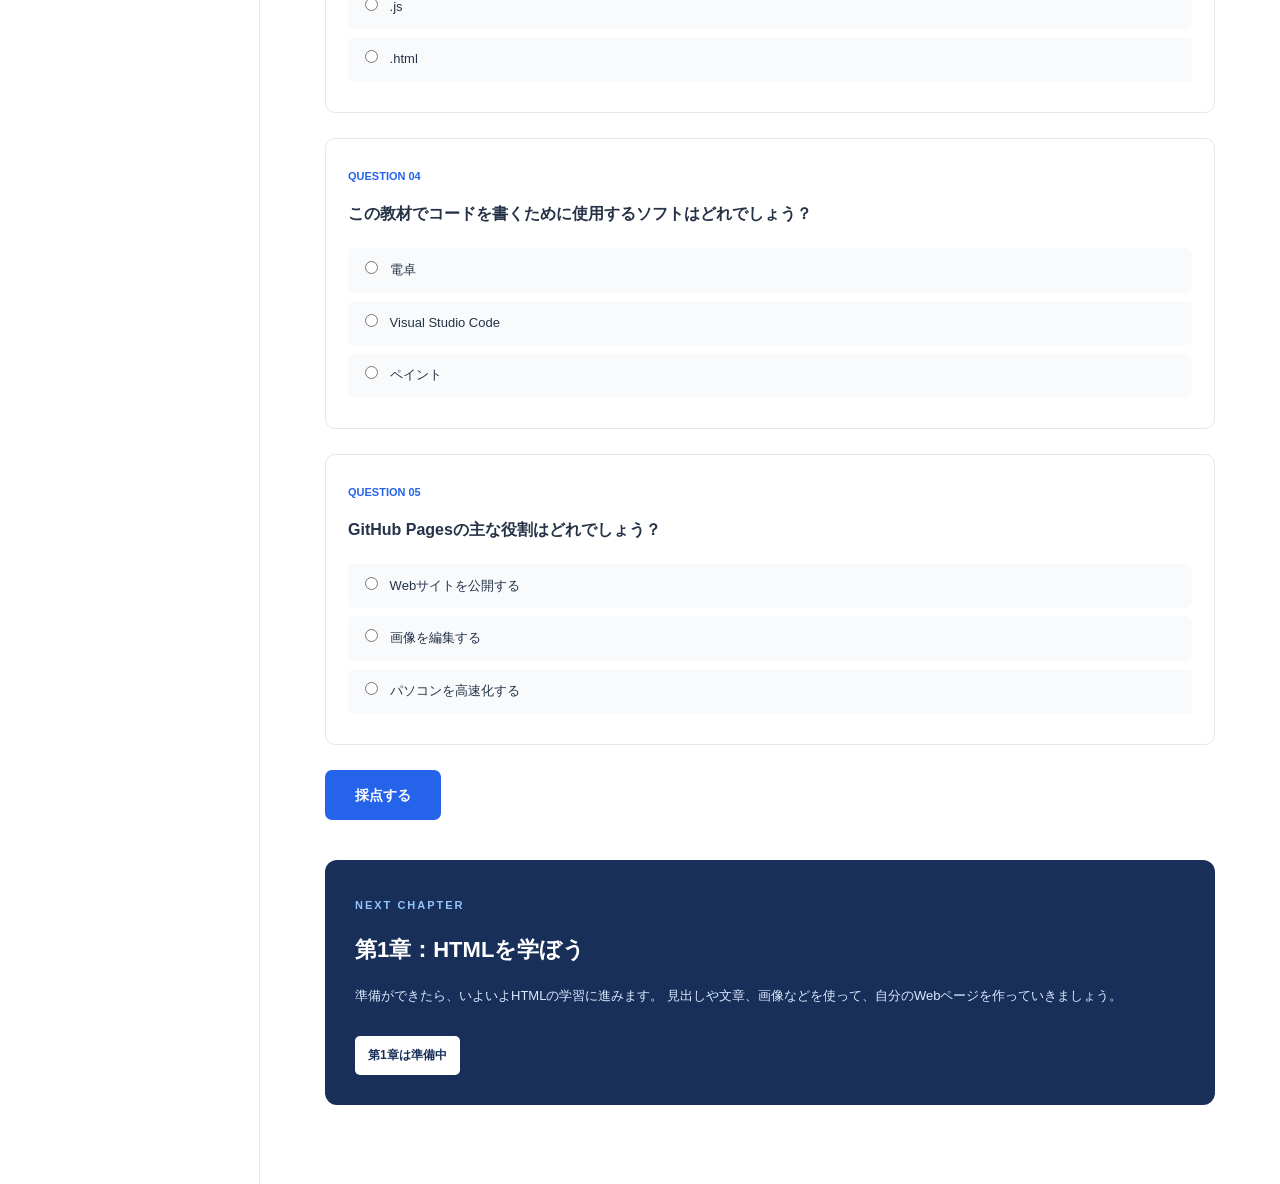
<file: chapter0.html>
<!DOCTYPE html>
<html lang="ja">
<head>
    <meta charset="UTF-8">
    <meta name="viewport" content="width=device-width, initial-scale=1.0">
    <meta name="description" content="Web制作初心者向け第0章。Webサイトの仕組み、ファイルとフォルダ、HTMLファイルの作成、VS Code、ブラウザ、GitHubの基本を学びます。">
    <title>第0章 Web制作を始める準備 | はじめてのWeb制作</title>
    <link rel="stylesheet" href="style.css">
</head>
<body>

<header class="site-header">
    <div class="header-inner">
        <a href="index.html" class="site-logo">
            <span class="logo-icon">&lt;/&gt;</span>
            <span>はじめてのWeb制作</span>
        </a>
        <span class="header-label">BEGINNER'S WEB DEVELOPMENT</span>
        <button class="menu-toggle" id="menuToggle"
                aria-label="目次を開く" aria-expanded="false">
            <span></span><span></span><span></span>
        </button>
    </div>
</header>

<div class="page-layout">

    <!-- サイドバー -->
    <aside class="sidebar" id="sidebar">
        <div class="sidebar-inner">
            <p class="sidebar-heading">学習メニュー</p>
            <a href="index.html" class="nav-link">トップページへ戻る</a>

            <p class="nav-category">CHAPTER 00</p>
            <a href="#intro" class="nav-link active">第0章の概要</a>
            <a href="#section1" class="nav-link">1. Webサイトの仕組み</a>
            <a href="#section2" class="nav-link">2. ファイルとフォルダ</a>
            <a href="#section3" class="nav-link">3. 拡張子とは</a>
            <a href="#section4" class="nav-link">4. HTMLファイルを作る</a>
            <a href="#section5" class="nav-link">5. VS Codeを準備する</a>
            <a href="#section6" class="nav-link">6. ブラウザで表示する</a>
            <a href="#section7" class="nav-link">7. GitHubを準備する</a>
            <a href="#summary" class="nav-link">まとめ</a>
            <a href="#quiz" class="nav-link">理解度チェック</a>

            <div class="sidebar-progress">
                <p>学習の進捗</p>
                <div class="progress-track">
                    <div class="progress-fill" id="progressFill"></div>
                </div>
                <span id="progressText">0 / 7 完了</span>
            </div>
        </div>
    </aside>

    <!-- メインコンテンツ -->
    <main class="main-content">

        <div class="breadcrumb">
            <a href="index.html">トップページ</a><span>›</span>第0章
        </div>

        <!-- 導入 -->
        <section class="chapter-intro" id="intro">
            <span class="chapter-number">CHAPTER 00</span>
            <h1>Web制作を始める準備</h1>
            <p class="chapter-lead">
                Webサイトを作るために必要な知識と道具をそろえましょう。
                この章では、パソコンの基本から始めて、初めてのHTMLファイルを
                ブラウザで表示するところまで進みます。
            </p>
            <div class="chapter-meta">
                <span>📘 対象：プログラミング未経験者</span>
                <span>⏱ 目安：約60〜90分</span>
                <span>💻 パソコンを使用</span>
            </div>
        </section>

        <div class="learning-goal">
            <h2>この章のゴール</h2>
            <p>章を終えるころには、次のことができるようになります。</p>
            <ul>
                <li>Webサイトがブラウザに表示される大まかな仕組みを説明できる</li>
                <li>ファイル・フォルダ・拡張子の違いが分かる</li>
                <li>HTMLファイルを自分で作成できる</li>
                <li>Visual Studio Codeでファイルを編集できる</li>
                <li>作成したHTMLファイルをブラウザで表示できる</li>
                <li>GitHubが何のためのサービスか説明できる</li>
            </ul>
        </div>

        <!-- 1. Webサイトの仕組み -->
        <section class="lesson-section" id="section1">
            <div class="section-heading">
                <span class="section-number">1</span>
                <h2>Webサイトの仕組みを知ろう</h2>
            </div>

            <p>
                普段、スマートフォンやパソコンでWebサイトを見るとき、
                私たちはブラウザを使っています。
                たとえば、Google ChromeやMicrosoft Edge、Safariなどがブラウザです。
            </p>
            <p>
                では、ブラウザに表示されるWebサイトは、どこからやってくるのでしょうか。
                まずは大まかな仕組みを見てみましょう。
            </p>

            <div class="diagram-card">
                <h4>Webサイトが表示されるまで</h4>
                <div class="flow-diagram">
                    <div class="flow-item">
                        <div class="flow-icon">💻</div>
                        <strong>あなたの端末</strong>
                        <small>Webサイトを見たい</small>
                    </div>
                    <div class="flow-arrow">→</div>
                    <div class="flow-item">
                        <div class="flow-icon">🌐</div>
                        <strong>インターネット</strong>
                        <small>データをやり取り</small>
                    </div>
                    <div class="flow-arrow">→</div>
                    <div class="flow-item">
                        <div class="flow-icon">🖥️</div>
                        <strong>サーバー</strong>
                        <small>Webページのデータ</small>
                    </div>
                </div>
                <p class="diagram-caption">
                    サーバーから受け取ったデータを、ブラウザが画面に表示します。
                </p>
            </div>

            <h3>Webサイトを作る人は何をする？</h3>
            <p>
                Webサイトを作るときは、HTMLやCSS、JavaScriptなどを使って
                ファイルを作成します。
                それらのファイルをブラウザが読み込むことで、
                文字や画像、ボタンなどが画面に表示されます。
            </p>

            <div class="tool-grid">
                <div class="tool-card">
                    <div class="tool-icon">🧱</div>
                    <h4>HTML</h4>
                    <p>文章や画像など、ページの構造を作る</p>
                </div>
                <div class="tool-card">
                    <div class="tool-icon">🎨</div>
                    <h4>CSS</h4>
                    <p>色や大きさ、配置など、見た目を整える</p>
                </div>
                <div class="tool-card">
                    <div class="tool-icon">⚙️</div>
                    <h4>JavaScript</h4>
                    <p>クリックへの反応など、動きをつける</p>
                </div>
            </div>

            <div class="technology-list">
                <div class="technology-item html-tech">
                    <strong>HTML</strong><span>Webページの骨組み</span>
                </div>
                <div class="technology-item css-tech">
                    <strong>CSS</strong><span>Webページのデザイン</span>
                </div>
                <div class="technology-item js-tech">
                    <strong>JavaScript</strong><span>Webページの動作</span>
                </div>
            </div>

            <div class="note-box">
                <strong>この教材での学習順序</strong>
                <p>
                    まずHTMLでページを作り、次にCSSで見た目を整えます。
                    最後にJavaScriptで動きを追加します。
                    最初からすべてを覚える必要はありません。
                </p>
            </div>
        </section>

        <!-- 2. ファイルとフォルダ -->
        <section class="lesson-section" id="section2">
            <div class="section-heading">
                <span class="section-number">2</span>
                <h2>ファイルとフォルダを理解しよう</h2>
            </div>

            <p>
                パソコンで作業するとき、データは主に「ファイル」と「フォルダ」で管理します。
                これはWeb制作に限らず、パソコンを使ううえで基本となる考え方です。
            </p>

            <div class="comparison-grid">
                <div class="comparison-card selected">
                    <div class="comparison-icon">📄</div>
                    <h4>ファイル</h4>
                    <p>文章、画像、プログラムなど、データそのもの。</p>
                    <ul>
                        <li>メモ.txt</li>
                        <li>写真.png</li>
                        <li>index.html</li>
                    </ul>
                </div>
                <div class="comparison-card">
                    <div class="comparison-icon">📁</div>
                    <h4>フォルダ</h4>
                    <p>ファイルや別のフォルダをまとめて整理する入れ物。</p>
                    <ul>
                        <li>写真フォルダ</li>
                        <li>学校の課題</li>
                        <li>websiteフォルダ</li>
                    </ul>
                </div>
            </div>

            <h3>フォルダの中にフォルダを作れる</h3>
            <p>
                フォルダの中に別のフォルダやファイルを入れることができます。
                Webサイトの制作でも、関連するファイルを一つのフォルダにまとめて管理します。
            </p>

            <div class="diagram-card">
                <h4>Webサイトのファイル構成例</h4>
                <div class="folder-tree">
                    <div class="tree-root">📁 my-website</div>
                    <div class="tree-children">
                        <div class="tree-selected">📄 index.html</div>
                        <div>📁 css</div>
                        <div class="tree-children">
                            <div>📄 style.css</div>
                        </div>
                        <div>📁 js</div>
                        <div class="tree-children">
                            <div>📄 script.js</div>
                        </div>
                        <div>📁 images</div>
                        <div class="tree-children">
                            <div>🖼️ logo.png</div>
                        </div>
                    </div>
                </div>
                <p class="diagram-caption">
                    一つのWebサイトに関係するファイルを、my-websiteフォルダにまとめています。
                </p>
            </div>

            <h3>実際にフォルダを作ってみよう</h3>
            <ol class="step-list">
                <li>
                    <strong>デスクトップを表示する</strong>
                    <p>Windowsならデスクトップの何もない場所を、Macならデスクトップを表示します。</p>
                </li>
                <li>
                    <strong>新しいフォルダを作る</strong>
                    <p>Windowsでは右クリックして「新規作成」→「フォルダー」、
                    Macでは右クリックして「新規フォルダ」を選びます。</p>
                </li>
                <li>
                    <strong>フォルダ名を付ける</strong>
                    <p><code>my-website</code> という名前にしてください。半角英数字とハイフンを使います。</p>
                </li>
            </ol>

            <div class="warning-box">
                <strong>ファイルの保存場所を覚えておこう</strong>
                <p>
                    作成したファイルがどこに保存されたか分からなくなると、
                    後で開けなくなってしまいます。
                    今回作るファイルは、必ず <code>my-website</code> フォルダの中に保存しましょう。
                </p>
            </div>
        </section>

        <!-- 3. 拡張子 -->
        <section class="lesson-section" id="section3">
            <div class="section-heading">
                <span class="section-number">3</span>
                <h2>拡張子とは何だろう？</h2>
            </div>

            <p>
                ファイル名の最後に付いている「.html」や「.png」などの部分を
                <strong>拡張子</strong>といいます。
                拡張子を見ると、そのファイルがどのような種類のデータなのか判断できます。
            </p>

            <div class="diagram-card">
                <h4>ファイル名の例</h4>
                <div style="text-align:center;">
                    <div class="file-name-example">
                        index<span class="extension">.html</span>
                    </div>
                    <p class="diagram-caption">
                        「index」がファイル名、「.html」が拡張子です。
                    </p>
                </div>
            </div>

            <h3>よく使う拡張子</h3>
            <div class="table-wrapper">
                <table>
                    <thead>
                        <tr><th>拡張子</th><th>ファイルの種類</th><th>用途</th></tr>
                    </thead>
                    <tbody>
                        <tr><td><code>.html</code></td><td>HTMLファイル</td><td>Webページの構造を書く</td></tr>
                        <tr><td><code>.css</code></td><td>CSSファイル</td><td>Webページの見た目を整える</td></tr>
                        <tr><td><code>.js</code></td><td>JavaScriptファイル</td><td>Webページに動きをつける</td></tr>
                        <tr><td><code>.png</code></td><td>画像ファイル</td><td>画像を保存する</td></tr>
                        <tr><td><code>.jpg</code></td><td>画像ファイル</td><td>写真などを保存する</td></tr>
                        <tr><td><code>.txt</code></td><td>テキストファイル</td><td>文字だけの情報を保存する</td></tr>
                    </tbody>
                </table>
            </div>

            <h3>Windowsで拡張子を表示する</h3>
            <p>
                Windowsでは、初期設定によって拡張子が表示されていない場合があります。
                ファイル名が <code>index</code> だけに見えていても、
                実際には <code>index.html</code> かもしれません。
            </p>
            <ol class="step-list">
                <li><strong>エクスプローラーを開く</strong><p>フォルダやファイルを表示するアプリです。</p></li>
                <li><strong>「表示」を選ぶ</strong><p>ウィンドウ上部にある「表示」メニューを開きます。</p></li>
                <li><strong>「ファイル名拡張子」をオンにする</strong><p>拡張子が表示されるようになります。Windowsのバージョンによって表示位置は多少異なります。</p></li>
            </ol>

            <div class="warning-box">
                <strong>注意：index.html.txt にしない</strong>
                <p>
                    拡張子を表示しないままファイル名を変更すると、
                    意図せず <code>index.html.txt</code> になることがあります。
                    HTMLファイルを作るときは、最後が本当に <code>.html</code> になっているか確認してください。
                </p>
            </div>
        </section>

        <!-- 4. HTMLファイル作成 -->
        <section class="lesson-section" id="section4">
            <div class="section-heading">
                <span class="section-number">4</span>
                <h2>初めてのHTMLファイルを作ろう</h2>
            </div>

            <p>
                ここから実際にファイルを作ります。
                まずはHTMLファイルを一つ用意しましょう。
                HTMLの詳しい書き方は第1章で学ぶため、
                今はファイルを作成して表示することが目標です。
            </p>

            <h3>HTMLファイルを作成する</h3>
            <ol class="step-list">
                <li><strong>my-websiteフォルダを開く</strong><p>先ほど作成したフォルダを開きます。</p></li>
                <li><strong>新しいファイルを作る</strong><p>後の節で導入するVisual Studio Codeを使って作成します。</p></li>
                <li><strong>ファイル名を index.html にする</strong><p>必ず最後が <code>.html</code> になっていることを確認します。</p></li>
            </ol>

            <h3>次のコードを入力してみよう</h3>
            <p>
                次のコードをコピーするか、自分で入力してみてください。
                このコードは、ブラウザに「はじめてのWebページ」と文章を表示するためのものです。
            </p>

            <div class="code-card">
                <div class="code-header">
                    <span>index.html</span>
                    <button class="copy-button" data-copy="first-html-code">コピー</button>
                </div>
                <pre><code id="first-html-code">&lt;!DOCTYPE html&gt;
&lt;html lang="ja"&gt;
&lt;head&gt;
    &lt;meta charset="UTF-8"&gt;
    &lt;title&gt;はじめてのWebページ&lt;/title&gt;
&lt;/head&gt;
&lt;body&gt;
    &lt;h1&gt;はじめてのWebページ&lt;/h1&gt;
    &lt;p&gt;HTMLの学習を始めました！&lt;/p&gt;
&lt;/body&gt;
&lt;/html&gt;</code></pre>
            </div>

            <div class="note-box">
                <strong>コードの意味は今は全部分からなくても大丈夫</strong>
                <p>
                    この段階では、コードを正しく保存してブラウザに表示できれば十分です。
                    <code>&lt;h1&gt;</code> や <code>&lt;p&gt;</code> の意味は第1章で詳しく説明します。
                </p>
            </div>

            <h3>ファイルを保存する</h3>
            <p>
                ファイルを編集したら保存します。
                保存先は、先ほど作った <code>my-website</code> フォルダです。
            </p>
            <div class="shortcut-box">
                <span>Windows</span><kbd>Ctrl</kbd><span>+</span><kbd>S</kbd>
                <span>Mac</span><kbd>Command</kbd><span>+</span><kbd>S</kbd>
            </div>
            <p>保存操作を忘れると、ブラウザで開いたときに古い内容が表示されることがあります。</p>
        </section>

        <!-- 5. VS Code -->
        <section class="lesson-section" id="section5">
            <div class="section-heading">
                <span class="section-number">5</span>
                <h2>Visual Studio Codeを準備しよう</h2>
            </div>

            <p>
                プログラムを書くためのソフトを<strong>コードエディタ</strong>といいます。
                この教材では、無料で利用できる
                「Visual Studio Code（VS Code）」を使用します。
            </p>

            <div class="comparison-grid">
                <div class="comparison-card">
                    <div class="comparison-icon">📝</div>
                    <h4>一般的な文書作成ソフト</h4>
                    <p>文章や資料を整えて作るためのソフトです。</p>
                </div>
                <div class="comparison-card selected">
                    <div class="comparison-icon">💻</div>
                    <h4>コードエディタ</h4>
                    <p>プログラムを書くための機能が用意されています。</p>
                </div>
            </div>

            <div class="external-link-card">
                <div class="external-link-icon">🔷</div>
                <div>
                    <strong>Visual Studio Code 公式サイト</strong>
                    <p>VS Codeのダウンロードはこちらから行います。</p>
                    <a href="https://code.visualstudio.com/" target="_blank" rel="noopener noreferrer">
                        公式サイトを開く ↗
                    </a>
                </div>
            </div>

            <h3>インストールの手順</h3>
            <ol class="step-list">
                <li><strong>公式サイトにアクセスする</strong><p>上のリンクからVisual Studio Codeの公式サイトを開きます。</p></li>
                <li><strong>自分のパソコンに合ったものをダウンロードする</strong><p>Windows、macOSなど、使用しているOSに合ったインストーラーを選びます。</p></li>
                <li><strong>ダウンロードしたファイルを実行する</strong><p>画面の案内に従ってインストールします。特別な設定を変更する必要はありません。</p></li>
                <li><strong>Visual Studio Codeを起動する</strong><p>インストールが完了したら、アプリを起動します。</p></li>
            </ol>

            <div class="screenshot-placeholder">
                <div class="fake-vscode">
                    <div class="fake-title">Visual Studio Code</div>
                    <div class="fake-main">
                        <div class="fake-side">
                            <span>📁</span><span>🔍</span><span>⑂</span><span>▣</span>
                        </div>
                        <div class="fake-welcome">
                            <div class="fake-vscode-logo">&lt;/&gt;</div>
                            <strong>Visual Studio Code</strong>
                            <span>コードを書くためのエディタ</span>
                        </div>
                    </div>
                </div>
                <p class="diagram-caption">
                    VS Codeの画面イメージ。実際の表示はバージョンや設定によって異なります。
                </p>
            </div>

            <h3>作成したフォルダをVS Codeで開く</h3>
            <ol class="step-list">
                <li><strong>VS Codeの「ファイル」メニューを開く</strong><p>画面上部のメニューから「フォルダーを開く」を選択します。</p></li>
                <li><strong>my-websiteフォルダを選択する</strong><p>先ほど作成したフォルダを選びます。</p></li>
                <li><strong>フォルダを開く</strong><p>画面左側にフォルダ名が表示されれば成功です。</p></li>
                <li><strong>index.htmlを開く</strong><p>左側のファイル一覧からindex.htmlをクリックします。</p></li>
            </ol>

            <div class="note-box">
                <strong>フォルダごと開くのがポイント</strong>
                <p>
                    ファイルを一つずつ開くのではなく、Webサイトのフォルダ全体を
                    VS Codeで開く習慣をつけましょう。
                    CSSや画像など、関連ファイルをまとめて管理しやすくなります。
                </p>
            </div>
        </section>

        <!-- 6. ブラウザ -->
        <section class="lesson-section" id="section6">
            <div class="section-heading">
                <span class="section-number">6</span>
                <h2>ブラウザでHTMLを表示しよう</h2>
            </div>

            <p>
                HTMLファイルを作成できたら、ブラウザで表示してみましょう。
                Webサイトを公開する前でも、自分のパソコン上で表示を確認できます。
            </p>

            <h3>方法：HTMLファイルを直接開く</h3>
            <ol class="step-list">
                <li><strong>my-websiteフォルダを開く</strong><p>エクスプローラー（Windows）またはFinder（Mac）でフォルダを表示します。</p></li>
                <li><strong>index.htmlを探す</strong><p>先ほど作成したHTMLファイルを見つけます。</p></li>
                <li><strong>index.htmlをダブルクリックする</strong><p>通常は既定のブラウザでファイルが開きます。</p></li>
                <li><strong>文章が表示されているか確認する</strong><p>「はじめてのWebページ」と「HTMLの学習を始めました！」が表示されていれば成功です。</p></li>
            </ol>

            <div class="browser-preview">
                <div class="preview-bar">
                    <span></span><span></span><span></span>
                    <small>index.html</small>
                </div>
                <div class="preview-content">
                    <h1>はじめてのWebページ</h1>
                    <p>HTMLの学習を始めました！</p>
                </div>
            </div>

            <div class="success-box">
                <div class="success-icon">🎉</div>
                <div>
                    <strong>表示できたら成功です！</strong>
                    <p>自分で作成したHTMLファイルを、ブラウザに表示できました。</p>
                </div>
            </div>

            <h3>表示がうまくいかないとき</h3>
            <div class="trouble-item">
                <strong>ファイルを開いてもコードが表示される</strong>
                <p>ブラウザではなく、テキストエディタで開いている可能性があります。index.htmlを右クリックし、「プログラムから開く」などからブラウザを選んでください。</p>
            </div>
            <div class="trouble-item">
                <strong>ファイル名が index.html.txt になっている</strong>
                <p>拡張子が二重になっています。ファイル名を確認し、最後が .html になるように変更してください。</p>
            </div>
            <div class="trouble-item">
                <strong>変更した内容がブラウザに反映されない</strong>
                <p>VS Codeでファイルを保存してから、ブラウザを再読み込みしてください。</p>
            </div>
            <div class="trouble-item">
                <strong>文字が正しく表示されない</strong>
                <p>HTMLの文字コード指定がUTF-8になっているか確認してください。今回のコードには <code>&lt;meta charset="UTF-8"&gt;</code> が含まれています。</p>
            </div>
        </section>

        <!-- 7. GitHub -->
        <section class="lesson-section" id="section7">
            <div class="section-heading">
                <span class="section-number">7</span>
                <h2>GitHubを準備しよう</h2>
            </div>

            <p>
                Webサイトを作るときは、自分のパソコンだけでファイルを管理することもできます。
                しかし、インターネット上に保存したり、他の人と共有したりできると便利です。
                そこで利用するのがGitHubです。
            </p>

            <div class="tool-grid">
                <div class="tool-card">
                    <div class="tool-icon">☁️</div>
                    <h4>オンラインで保存</h4>
                    <p>作成したプログラムをインターネット上に保管できます。</p>
                </div>
                <div class="tool-card">
                    <div class="tool-icon">🕘</div>
                    <h4>変更履歴を管理</h4>
                    <p>いつ、どのような変更をしたか記録できます。</p>
                </div>
                <div class="tool-card">
                    <div class="tool-icon">🌍</div>
                    <h4>Webサイトを公開</h4>
                    <p>GitHub Pagesを使ってWebサイトを公開できます。</p>
                </div>
            </div>

            <div class="external-link-card">
                <div class="external-link-icon">🐙</div>
                <div>
                    <strong>GitHub 公式サイト</strong>
                    <p>アカウントの作成はこちらから行います。</p>
                    <a href="https://github.com/" target="_blank" rel="noopener noreferrer">
                        GitHubを開く ↗
                    </a>
                </div>
            </div>

            <h3>アカウントを作成する</h3>
            <ol class="step-list">
                <li><strong>GitHub公式サイトを開く</strong><p>上のリンクからGitHubにアクセスします。</p></li>
                <li><strong>Sign upを選ぶ</strong><p>新しいアカウントを作成する画面に進みます。</p></li>
                <li><strong>メールアドレスなどを登録する</strong><p>画面の案内に従って必要な情報を入力します。</p></li>
                <li><strong>メールアドレスを確認する</strong><p>GitHubから届く案内に従い、登録を完了します。</p></li>
            </ol>

            <div class="warning-box">
                <strong>ユーザー名は公開されることがあります</strong>
                <p>
                    GitHubのユーザー名は、公開したWebサイトのURLなどに使われる場合があります。
                    本名や誕生日など、公開したくない個人情報を含めない名前を選ぶことをおすすめします。
                    パスワードや認証コードは他人に教えないでください。
                </p>
            </div>

            <h3>GitHubとGitHub Pagesの違い</h3>
            <div class="comparison-grid">
                <div class="comparison-card">
                    <div class="comparison-icon">🐙</div>
                    <h4>GitHub</h4>
                    <p>プログラムのファイルや変更履歴を管理・共有するサービスです。</p>
                </div>
                <div class="comparison-card selected">
                    <div class="comparison-icon">🌐</div>
                    <h4>GitHub Pages</h4>
                    <p>GitHubに保存したHTMLなどのファイルを、Webサイトとして公開する機能です。</p>
                </div>
            </div>

            <p>
                この教材もGitHub Pagesを利用して公開することを想定しています。
                実際に自分のWebサイトを公開する手順は、制作したページができてから取り組みます。
                今はアカウントを準備できれば十分です。
            </p>

            <div class="note-box">
                <strong>GitHubを使うのは、今すぐでなくても大丈夫</strong>
                <p>
                    HTMLファイルを作ってブラウザで表示するだけなら、GitHubのアカウントは必要ありません。
                    まずは自分のパソコンでWebページを作れるようになり、その後に公開方法を学びましょう。
                </p>
            </div>
        </section>

        <!-- まとめ -->
        <section class="lesson-section" id="summary">
            <div class="section-heading">
                <span class="section-number">✓</span>
                <h2>第0章のまとめ</h2>
            </div>

            <div class="summary-list">
                <div><strong>Webサイト</strong><span>HTMLなどのファイルをブラウザが読み込んで表示する。</span></div>
                <div><strong>ファイル</strong><span>文章や画像、プログラムなどのデータそのもの。</span></div>
                <div><strong>フォルダ</strong><span>ファイルや別のフォルダを整理するための入れ物。</span></div>
                <div><strong>拡張子</strong><span>ファイルの種類を示す名前の末尾部分。</span></div>
                <div><strong>VS Code</strong><span>プログラムを書くためのコードエディタ。</span></div>
                <div><strong>ブラウザ</strong><span>HTMLなどを読み込んでWebページとして表示する。</span></div>
                <div><strong>GitHub</strong><span>プログラムの保存・共有・変更履歴の管理に使えるサービス。</span></div>
            </div>

            <div class="practice-banner">
                <span>FINAL PRACTICE</span>
                <strong>自分のパソコンでWebページを表示できるか確認しよう</strong>
                <p>
                    my-websiteフォルダにあるindex.htmlをブラウザで開き、
                    作成した文章が表示されることを確認してください。
                </p>
            </div>

            <h3>学習完了チェック</h3>
            <p>できた項目にチェックを入れてください。チェックした数がページ左側の進捗に反映されます。</p>

            <label class="check-item">
                <input type="checkbox" class="progress-check">
                <span>Webサイトとブラウザの関係を理解した</span>
            </label>
            <label class="check-item">
                <input type="checkbox" class="progress-check">
                <span>my-websiteフォルダを作成した</span>
            </label>
            <label class="check-item">
                <input type="checkbox" class="progress-check">
                <span>拡張子を確認できるようにした</span>
            </label>
            <label class="check-item">
                <input type="checkbox" class="progress-check">
                <span>index.htmlを作成して保存した</span>
            </label>
            <label class="check-item">
                <input type="checkbox" class="progress-check">
                <span>VS Codeでフォルダを開けた</span>
            </label>
            <label class="check-item">
                <input type="checkbox" class="progress-check">
                <span>ブラウザでHTMLを表示できた</span>
            </label>
            <label class="check-item">
                <input type="checkbox" class="progress-check">
                <span>GitHubの役割を理解し、アカウントを準備した</span>
            </label>
        </section>

        <!-- 理解度チェック -->
        <section class="lesson-section" id="quiz">
            <div class="section-heading">
                <span class="section-number">?</span>
                <h2>理解度チェック</h2>
            </div>
            <p>第0章で学んだ内容を確認しましょう。すべての問題に回答してから採点してください。</p>

            <div class="quiz-question" data-answer="b">
                <span class="question-number">QUESTION 01</span>
                <h3>Webページの構造を作るために使うものはどれでしょう？</h3>
                <label><input type="radio" name="q1" value="a"> CSS</label>
                <label><input type="radio" name="q1" value="b"> HTML</label>
                <label><input type="radio" name="q1" value="c"> JavaScript</label>
            </div>

            <div class="quiz-question" data-answer="a">
                <span class="question-number">QUESTION 02</span>
                <h3>ファイルを整理するための入れ物はどれでしょう？</h3>
                <label><input type="radio" name="q2" value="a"> フォルダ</label>
                <label><input type="radio" name="q2" value="b"> 拡張子</label>
                <label><input type="radio" name="q2" value="c"> ブラウザ</label>
            </div>

            <div class="quiz-question" data-answer="c">
                <span class="question-number">QUESTION 03</span>
                <h3>HTMLファイルの拡張子はどれでしょう？</h3>
                <label><input type="radio" name="q3" value="a"> .css</label>
                <label><input type="radio" name="q3" value="b"> .js</label>
                <label><input type="radio" name="q3" value="c"> .html</label>
            </div>

            <div class="quiz-question" data-answer="b">
                <span class="question-number">QUESTION 04</span>
                <h3>この教材でコードを書くために使用するソフトはどれでしょう？</h3>
                <label><input type="radio" name="q4" value="a"> 電卓</label>
                <label><input type="radio" name="q4" value="b"> Visual Studio Code</label>
                <label><input type="radio" name="q4" value="c"> ペイント</label>
            </div>

            <div class="quiz-question" data-answer="a">
                <span class="question-number">QUESTION 05</span>
                <h3>GitHub Pagesの主な役割はどれでしょう？</h3>
                <label><input type="radio" name="q5" value="a"> Webサイトを公開する</label>
                <label><input type="radio" name="q5" value="b"> 画像を編集する</label>
                <label><input type="radio" name="q5" value="c"> パソコンを高速化する</label>
            </div>

            <button class="primary-button" id="gradeButton" type="button">採点する</button>
            <div class="quiz-result" id="quizResult" aria-live="polite"></div>
        </section>

        <!-- 次の章 -->
        <div class="next-chapter">
            <span>NEXT CHAPTER</span>
            <h3>第1章：HTMLを学ぼう</h3>
            <p>
                準備ができたら、いよいよHTMLの学習に進みます。
                見出しや文章、画像などを使って、自分のWebページを作っていきましょう。
            </p>
            <span class="next-label">第1章は準備中</span>
        </div>

    </main>
</div>

<script src="script.js"></script>
</body>
</html>
</file>
<file: home.css>
@import url('https://fonts.googleapis.com/css2?family=Noto+Sans+JP:wght@400;500;600;700;800;900&display=swap');

:root {
    --primary: #2563eb;
    --primary-dark: #1d4ed8;
    --navy: #172554;
    --text: #1e293b;
    --muted: #64748b;
    --background: #f8fafc;
    --border: #e2e8f0;
}

* {
    box-sizing: border-box;
    margin: 0;
    padding: 0;
}

html {
    scroll-behavior: smooth;
}

body {
    font-family: 'Noto Sans JP', sans-serif;
    color: var(--text);
    line-height: 1.8;
    background: #fff;
}

a {
    color: inherit;
    text-decoration: none;
}

.site-header {
    width: 100%;
    height: 76px;
    background: rgba(255, 255, 255, 0.96);
    border-bottom: 1px solid #edf0f5;
    position: sticky;
    top: 0;
    z-index: 100;
}

.header-inner {
    max-width: 1160px;
    height: 100%;
    margin: auto;
    padding: 0 24px;
    display: flex;
    align-items: center;
    justify-content: space-between;
}

.logo {
    display: flex;
    align-items: center;
    gap: 10px;
    font-weight: 800;
    font-size: 17px;
    color: var(--navy);
}

.logo-icon {
    display: inline-flex;
    align-items: center;
    justify-content: center;
    width: 36px;
    height: 36px;
    border-radius: 10px;
    background: var(--primary);
    color: white;
    font-size: 16px;
    font-weight: 900;
}

.main-nav {
    display: flex;
    align-items: center;
    gap: 32px;
    font-size: 13px;
    font-weight: 600;
}

.main-nav a:not(.nav-button) {
    transition: color 0.2s;
}

.main-nav a:not(.nav-button):hover {
    color: var(--primary);
}

.nav-button {
    padding: 11px 20px;
    border-radius: 8px;
    color: white;
    background: var(--primary);
    transition: 0.2s;
}

.nav-button:hover {
    background: var(--primary-dark);
}


/* HERO */

.hero {
    position: relative;
    overflow: hidden;
    background:
        radial-gradient(circle at 85% 20%, #dbeafe 0, transparent 34%),
        linear-gradient(135deg, #f8fbff 0%, #eef5ff 100%);
}

.hero-inner {
    max-width: 1160px;
    min-height: 610px;
    margin: auto;
    padding: 90px 24px;
    display: grid;
    grid-template-columns: 1.05fr 0.95fr;
    align-items: center;
    gap: 50px;
}

.eyebrow,
.section-label {
    display: inline-block;
    color: var(--primary);
    font-size: 12px;
    font-weight: 800;
    letter-spacing: 2px;
}

.hero h1 {
    margin-top: 20px;
    color: var(--navy);
    font-size: clamp(32px, 4vw, 48px);
    font-weight: 900;
    line-height: 1.55;
    letter-spacing: -1.5px;
}

.hero h1 span {
    color: var(--primary);
}

.hero-description {
    margin-top: 24px;
    color: #52627a;
    font-size: 15px;
    line-height: 2.1;
}

.hero-actions {
    display: flex;
    flex-wrap: wrap;
    gap: 14px;
    margin-top: 32px;
}

.primary-button,
.secondary-button {
    display: inline-flex;
    align-items: center;
    justify-content: center;
    gap: 18px;
    min-height: 52px;
    padding: 0 24px;
    border-radius: 9px;
    font-size: 14px;
    font-weight: 700;
    transition: 0.2s;
}

.primary-button {
    color: white;
    background: var(--primary);
    box-shadow: 0 7px 18px rgba(37, 99, 235, 0.22);
}

.primary-button:hover {
    background: var(--primary-dark);
    transform: translateY(-2px);
}

.secondary-button {
    color: var(--navy);
    background: white;
    border: 1px solid #dbe4f0;
}

.secondary-button:hover {
    border-color: var(--primary);
    color: var(--primary);
}

.hero-note {
    display: flex;
    flex-wrap: wrap;
    gap: 16px;
    margin-top: 28px;
    color: #64748b;
    font-size: 11px;
    font-weight: 600;
}

.hero-note span {
    color: #16a34a;
}


/* HERO VISUAL */

.hero-visual {
    position: relative;
    padding: 30px;
}

.browser-window {
    position: relative;
    z-index: 2;
    overflow: hidden;
    border: 1px solid #dce5f1;
    border-radius: 15px;
    background: white;
    box-shadow: 0 25px 65px rgba(30, 64, 175, 0.13);
    transform: rotate(1deg);
}

.browser-header {
    height: 43px;
    padding: 0 15px;
    display: flex;
    align-items: center;
    gap: 20px;
    background: #f8fafc;
    border-bottom: 1px solid #edf0f5;
}

.browser-dots {
    display: flex;
    gap: 5px;
}

.browser-dots span {
    width: 9px;
    height: 9px;
    border-radius: 50%;
    background: #cbd5e1;
}

.browser-dots span:first-child {
    background: #f87171;
}

.browser-dots span:nth-child(2) {
    background: #fbbf24;
}

.browser-dots span:nth-child(3) {
    background: #4ade80;
}

.browser-address {
    flex: 1;
    padding: 4px 12px;
    border-radius: 5px;
    background: #eef2f7;
    color: #94a3b8;
    font-size: 9px;
    text-align: center;
}

.browser-content {
    padding: 24px;
}

.code-label {
    margin-bottom: 12px;
    color: #94a3b8;
    font-size: 9px;
    font-weight: 800;
    letter-spacing: 2px;
}

.sample-page {
    min-height: 270px;
    overflow: hidden;
    border: 1px solid #edf0f5;
    border-radius: 8px;
    background: linear-gradient(135deg, #f0f7ff, #ffffff);
}

.sample-nav {
    height: 48px;
    padding: 0 20px;
    display: flex;
    align-items: center;
    justify-content: space-between;
    background: white;
}

.sample-logo {
    color: var(--navy);
    font-size: 12px;
    font-weight: 900;
}

.sample-menu {
    display: flex;
    gap: 5px;
}

.sample-menu span {
    width: 19px;
    height: 4px;
    border-radius: 4px;
    background: #cbd5e1;
}

.sample-main {
    padding: 35px 25px;
    text-align: center;
}

.sample-tag {
    display: inline-block;
    padding: 4px 12px;
    border-radius: 20px;
    background: #dbeafe;
    color: var(--primary);
    font-size: 9px;
    font-weight: 800;
}

.sample-title {
    margin-top: 10px;
    color: var(--navy);
    font-size: 35px;
    font-weight: 900;
    line-height: 1.2;
}

.sample-text {
    margin-top: 10px;
    color: #64748b;
    font-size: 10px;
}

.sample-button {
    display: inline-block;
    margin-top: 15px;
    padding: 7px 18px;
    border-radius: 5px;
    background: var(--primary);
    color: white;
    font-size: 9px;
    font-weight: 700;
}

.browser-footer {
    display: flex;
    gap: 8px;
    padding: 13px 18px;
    border-top: 1px solid #edf0f5;
}

.language {
    padding: 4px 10px;
    border-radius: 5px;
    font-size: 9px;
    font-weight: 800;
}

.language.html {
    color: #c2410c;
    background: #ffedd5;
}

.language.css {
    color: #1d4ed8;
    background: #dbeafe;
}

.language.js {
    color: #a16207;
    background: #fef3c7;
}

.floating-card {
    position: absolute;
    z-index: 3;
    display: flex;
    align-items: center;
    gap: 9px;
    padding: 13px 17px;
    border: 1px solid #e5eaf2;
    border-radius: 10px;
    background: white;
    box-shadow: 0 8px 25px rgba(15, 23, 42, 0.1);
    color: #334155;
    font-size: 11px;
    font-weight: 700;
}

.floating-card-top {
    top: 0;
    right: 0;
}

.floating-card-bottom {
    bottom: 0;
    left: 0;
}

.floating-icon {
    color: #eab308;
    font-size: 19px;
}

.floating-check {
    display: flex;
    align-items: center;
    justify-content: center;
    width: 20px;
    height: 20px;
    border-radius: 50%;
    background: #dcfce7;
    color: #16a34a;
}


/* COMMON SECTION */

.section {
    padding: 105px 24px;
}

.section-heading {
    max-width: 650px;
    margin: 0 auto 55px;
    text-align: center;
}

.section-heading h2 {
    margin-top: 13px;
    color: var(--navy);
    font-size: clamp(27px, 3vw, 36px);
    font-weight: 900;
    line-height: 1.55;
}

.section-heading p {
    margin-top: 18px;
    color: var(--muted);
    font-size: 14px;
    line-height: 2;
}


/* ABOUT */

.about-section {
    background: white;
}

.feature-grid {
    max-width: 1080px;
    margin: auto;
    display: grid;
    grid-template-columns: repeat(3, 1fr);
    gap: 22px;
}

.feature-card {
    padding: 30px 28px;
    border: 1px solid var(--border);
    border-radius: 13px;
    background: white;
    transition: 0.25s;
}

.feature-card:hover {
    transform: translateY(-5px);
    box-shadow: 0 15px 35px rgba(15, 23, 42, 0.07);
}

.feature-icon {
    display: flex;
    align-items: center;
    justify-content: center;
    width: 48px;
    height: 48px;
    border-radius: 12px;
    font-size: 14px;
    font-weight: 900;
}

.icon-blue {
    color: #2563eb;
    background: #dbeafe;
}

.icon-purple {
    color: #7c3aed;
    background: #ede9fe;
}

.icon-green {
    color: #059669;
    background: #d1fae5;
}

.feature-card h3 {
    margin-top: 23px;
    color: var(--navy);
    font-size: 17px;
    font-weight: 800;
}

.feature-card p {
    margin-top: 12px;
    color: var(--muted);
    font-size: 13px;
    line-height: 2;
}


/* CURRICULUM */

.curriculum-section {
    background: #f8fafc;
}

.curriculum-list {
    max-width: 850px;
    margin: auto;
    display: flex;
    flex-direction: column;
    gap: 15px;
}

.curriculum-item {
    display: grid;
    grid-template-columns: 65px 1fr 30px;
    align-items: center;
    gap: 20px;
    padding: 25px 28px;
    border: 1px solid #e2e8f0;
    border-radius: 12px;
    background: white;
    transition: 0.2s;
}

.curriculum-item:hover {
    border-color: #93c5fd;
    box-shadow: 0 7px 20px rgba(37, 99, 235, 0.06);
}

.chapter-number {
    color: #cbd5e1;
    font-size: 29px;
    font-weight: 900;
}

.chapter-status {
    color: var(--primary);
    font-size: 9px;
    font-weight: 900;
    letter-spacing: 1.5px;
}

.chapter-content h3 {
    margin-top: 3px;
    color: var(--navy);
    font-size: 17px;
    font-weight: 800;
}

.chapter-content p {
    margin-top: 7px;
    color: var(--muted);
    font-size: 12px;
}

.chapter-tags {
    display: flex;
    flex-wrap: wrap;
    gap: 7px;
    margin-top: 13px;
}

.chapter-tags span {
    padding: 4px 9px;
    border-radius: 5px;
    background: #f1f5f9;
    color: #64748b;
    font-size: 10px;
    font-weight: 600;
}

.chapter-arrow {
    color: #94a3b8;
    font-size: 19px;
}

.final-chapter {
    border-color: #bfdbfe;
    background: #f0f7ff;
}

.final-chapter .chapter-number {
    color: var(--primary);
}

.final-chapter .chapter-arrow {
    color: var(--primary);
}


/* LEARNING */

.learning-section {
    background: white;
}

.learning-steps {
    max-width: 1050px;
    margin: auto;
    display: grid;
    grid-template-columns: 1fr 30px 1fr 30px 1fr 30px 1fr;
    align-items: center;
    gap: 12px;
}

.learning-step {
    text-align: center;
}

.step-icon {
    display: flex;
    align-items: center;
    justify-content: center;
    width: 76px;
    height: 76px;
    margin: 0 auto 15px;
    border-radius: 22px;
    background: #eff6ff;
    font-size: 30px;
}

.step-number {
    color: var(--primary);
    font-size: 9px;
    font-weight: 900;
    letter-spacing: 1px;
}

.learning-step h3 {
    margin-top: 5px;
    color: var(--navy);
    font-size: 16px;
    font-weight: 800;
}

.learning-step p {
    margin-top: 9px;
    color: var(--muted);
    font-size: 11px;
    line-height: 1.9;
}

.step-connector {
    color: #93c5fd;
    font-size: 20px;
    text-align: center;
}


/* START */

.start-section {
    padding: 85px 24px;
    background:
        radial-gradient(circle at 15% 10%, rgba(96, 165, 250, 0.25), transparent 30%),
        linear-gradient(120deg, #1e40af, #2563eb);
    color: white;
    text-align: center;
}

.start-inner {
    max-width: 700px;
    margin: auto;
}

.start-section .section-label {
    color: #bfdbfe;
}

.start-section h2 {
    margin-top: 15px;
    font-size: clamp(30px, 4vw, 42px);
    font-weight: 900;
    line-height: 1.5;
}

.start-section p {
    margin-top: 18px;
    color: #dbeafe;
    font-size: 14px;
    line-height: 2;
}

.start-button {
    display: inline-flex;
    align-items: center;
    justify-content: center;
    gap: 20px;
    margin-top: 30px;
    padding: 15px 28px;
    border-radius: 8px;
    background: white;
    color: var(--primary-dark);
    font-size: 13px;
    font-weight: 800;
    transition: 0.2s;
}

.start-button:hover {
    transform: translateY(-3px);
    box-shadow: 0 10px 25px rgba(15, 23, 42, 0.2);
}


/* FOOTER */

.site-footer {
    padding: 35px 24px;
    background: #0f172a;
    color: #cbd5e1;
}

.footer-inner {
    max-width: 1100px;
    margin: auto;
    display: flex;
    align-items: center;
    justify-content: space-between;
    gap: 20px;
}

.footer-logo {
    color: white;
}

.footer-logo .logo-icon {
    background: #3b82f6;
}

.footer-inner p {
    font-size: 11px;
}

.footer-inner small {
    color: #64748b;
    font-size: 10px;
}


/* RESPONSIVE */

@media (max-width: 850px) {
    .main-nav {
        gap: 15px;
    }

    .hero-inner {
        grid-template-columns: 1fr;
        padding-top: 70px;
        padding-bottom: 80px;
    }

    .hero-content {
        text-align: center;
    }

    .hero-actions,
    .hero-note {
        justify-content: center;
    }

    .hero-visual {
        width: 100%;
        max-width: 550px;
        margin: auto;
    }

    .feature-grid {
        gap: 14px;
    }

    .feature-card {
        padding: 24px 18px;
    }

    .learning-steps {
        grid-template-columns: 1fr 25px 1fr;
        row-gap: 35px;
    }

    .learning-steps .step-connector:nth-of-type(4) {
        display: none;
    }
}

@media (max-width: 600px) {
    .site-header {
        height: auto;
    }

    .header-inner {
        min-height: 65px;
        padding: 12px 18px;
        flex-wrap: wrap;
        gap: 10px;
    }

    .logo {
        font-size: 14px;
    }

    .logo-icon {
        width: 31px;
        height: 31px;
        font-size: 13px;
    }

    .main-nav {
        width: 100%;
        justify-content: space-between;
        gap: 8px;
        font-size: 10px;
    }

    .nav-button {
        padding: 7px 10px;
    }

    .hero-inner {
        padding: 65px 20px 75px;
        gap: 30px;
    }

    .hero h1 {
        font-size: 31px;
    }

    .hero-description {
        font-size: 13px;
    }

    .hero-note {
        gap: 9px;
        font-size: 9px;
    }

    .hero-visual {
        padding: 18px 8px;
    }

    .browser-content {
        padding: 15px;
    }

    .sample-main {
        padding: 25px 15px;
    }

    .sample-title {
        font-size: 29px;
    }

    .floating-card {
        padding: 9px 11px;
        font-size: 9px;
    }

    .section {
        padding: 75px 20px;
    }

    .section-heading {
        margin-bottom: 35px;
    }

    .section-heading h2 {
        font-size: 27px;
    }

    .section-heading p {
        font-size: 12px;
    }

    .feature-grid {
        grid-template-columns: 1fr;
    }

    .feature-card {
        padding: 25px;
    }

    .curriculum-item {
        grid-template-columns: 40px 1fr 15px;
        gap: 10px;
        padding: 20px 14px;
    }

    .chapter-number {
        font-size: 22px;
    }

    .chapter-content h3 {
        font-size: 14px;
    }

    .chapter-content p {
        font-size: 11px;
    }

    .chapter-tags {
        gap: 5px;
    }

    .chapter-tags span {
        font-size: 9px;
    }

    .learning-steps {
        grid-template-columns: 1fr 20px 1fr;
        gap: 12px 5px;
    }

    .step-icon {
        width: 60px;
        height: 60px;
        border-radius: 17px;
        font-size: 25px;
    }

    .learning-step h3 {
        font-size: 14px;
    }

    .learning-step p {
        font-size: 10px;
    }

    .step-connector {
        font-size: 15px;
    }

    .start-section {
        padding: 70px 20px;
    }

    .start-section h2 {
        font-size: 30px;
    }

    .start-section p {
        font-size: 12px;
    }

    .start-button {
        padding: 13px 18px;
        font-size: 11px;
    }

    .footer-inner {
        flex-direction: column;
        text-align: center;
    }
}
</file>
<file: style.css>
/* ========================================
   基本設定
======================================== */

:root {
    --primary: #2563eb;
    --primary-dark: #1d4ed8;
    --primary-light: #eff6ff;

    --text: #253247;
    --text-light: #64748b;

    --background: #ffffff;
    --background-light: #f8fafc;

    --border: #e2e8f0;

    --success: #15803d;
    --success-bg: #f0fdf4;

    --warning: #b45309;
    --warning-bg: #fffbeb;

    --danger: #dc2626;
    --danger-bg: #fef2f2;

    --sidebar-width: 260px;
}

* {
    box-sizing: border-box;
}

html {
    scroll-behavior: smooth;
    scroll-padding-top: 85px;
}

body {
    margin: 0;
    font-family:
        "Noto Sans JP",
        "Yu Gothic",
        "Meiryo",
        sans-serif;

    color: var(--text);
    background: var(--background);

    line-height: 1.9;
    font-size: 15px;
}

a {
    color: var(--primary);
    text-decoration: none;
}

a:hover {
    text-decoration: underline;
}

button {
    font: inherit;
}

code {
    background: #eff6ff;
    color: #1d4ed8;
    padding: 2px 6px;
    border-radius: 4px;
    font-family: Consolas, monospace;
    font-size: 0.9em;
}

/* ========================================
   ヘッダー
======================================== */

.site-header {
    height: 64px;
    position: sticky;
    top: 0;
    z-index: 100;
    background: #ffffff;
    border-bottom: 1px solid var(--border);
}

.header-inner {
    max-width: 1500px;
    height: 100%;
    margin: auto;
    padding: 0 28px;

    display: flex;
    align-items: center;
    justify-content: space-between;
}

.site-logo {
    display: flex;
    align-items: center;
    gap: 10px;

    font-size: 17px;
    font-weight: 800;
    color: var(--text);
}

.site-logo:hover {
    text-decoration: none;
}

.logo-icon {
    width: 34px;
    height: 34px;

    display: grid;
    place-items: center;

    border-radius: 9px;
    background: var(--primary);
    color: white;

    font-size: 20px;
    font-weight: 900;
}

.header-label {
    color: var(--text-light);
    font-size: 11px;
    letter-spacing: 2px;
    font-weight: 700;
}

.menu-toggle {
    display: none;
    width: 42px;
    height: 42px;

    border: 1px solid var(--border);
    border-radius: 8px;

    background: white;
    cursor: pointer;
}

.menu-toggle span {
    display: block;
    width: 19px;
    height: 2px;
    margin: 4px auto;
    background: var(--text);
}

/* ========================================
   ページ全体
======================================== */

.page-layout {
    max-width: 1500px;
    margin: auto;

    display: grid;
    grid-template-columns: var(--sidebar-width) minmax(0, 1fr);
}

/* ========================================
   サイドバー
======================================== */

.sidebar {
    border-right: 1px solid var(--border);
    background: #ffffff;
}

.sidebar-inner {
    position: sticky;
    top: 64px;

    height: calc(100vh - 64px);
    overflow-y: auto;

    padding: 30px 18px;
}

.sidebar-heading {
    margin: 0 0 20px 8px;
    font-size: 13px;
    font-weight: 800;
}

.nav-category {
    margin: 25px 0 8px 8px;

    color: #94a3b8;
    font-size: 11px;
    font-weight: 800;
    letter-spacing: 1px;
}

.nav-link {
    display: block;
    padding: 8px 12px;
    margin: 3px 0;

    border-radius: 6px;

    color: #475569;
    font-size: 13px;

    transition: 0.2s;
}

.nav-link:hover {
    background: var(--background-light);
    color: var(--primary);
    text-decoration: none;
}

.nav-link.active {
    background: var(--primary-light);
    color: var(--primary);
    font-weight: 700;
}

/* 進捗 */

.sidebar-progress {
    margin-top: 35px;
    padding: 15px;

    background: var(--background-light);
    border-radius: 10px;
}

.sidebar-progress p {
    margin: 0 0 10px;
    font-size: 12px;
    font-weight: 700;
}

.progress-track {
    height: 7px;
    overflow: hidden;

    background: #e2e8f0;
    border-radius: 10px;
}

.progress-fill {
    width: 0%;
    height: 100%;
    background: var(--primary);
    transition: width 0.3s;
}

#progressText {
    display: block;
    margin-top: 8px;

    font-size: 11px;
    color: var(--text-light);
}

/* ========================================
   メインコンテンツ
======================================== */

.main-content {
    width: 100%;
    max-width: 1050px;
    padding: 35px 65px 80px;
    margin: 0 auto;
}

.breadcrumb {
    margin-bottom: 35px;
    color: var(--text-light);
    font-size: 12px;
}

.breadcrumb span {
    margin: 0 8px;
    color: #cbd5e1;
}

/* ========================================
   章の導入
======================================== */

.chapter-intro {
    padding: 20px 0 35px;
    border-bottom: 1px solid var(--border);
}

.chapter-number {
    display: inline-block;
    padding: 5px 12px;

    background: var(--primary-light);
    color: var(--primary);

    border-radius: 5px;

    font-size: 11px;
    font-weight: 800;
    letter-spacing: 1px;
}

.chapter-intro h1 {
    margin: 17px 0;
    font-size: clamp(29px, 4vw, 39px);
    line-height: 1.4;
    letter-spacing: -1px;
}

.chapter-lead {
    max-width: 700px;
    color: var(--text-light);
    font-size: 16px;
}

.chapter-meta {
    display: flex;
    flex-wrap: wrap;
    gap: 20px;

    margin-top: 25px;

    color: var(--text-light);
    font-size: 12px;
}

/* ========================================
   学習目標
======================================== */

.learning-goal {
    margin: 30px 0;
    padding: 25px 30px;

    background: var(--primary-light);
    border-left: 4px solid var(--primary);
    border-radius: 8px;
}

.learning-goal h2 {
    margin: 0 0 10px;
    font-size: 19px;
}

.learning-goal p {
    margin: 0;
}

.learning-goal ul {
    padding-left: 22px;
    margin-bottom: 0;
}

/* ========================================
   各章・各節
======================================== */

.lesson-section {
    margin-top: 75px;
    scroll-margin-top: 85px;
}

.section-heading {
    display: flex;
    align-items: center;
    gap: 15px;

    margin-bottom: 30px;
    padding-bottom: 15px;

    border-bottom: 2px solid var(--border);
}

.section-number {
    flex-shrink: 0;

    width: 40px;
    height: 40px;

    display: grid;
    place-items: center;

    background: var(--primary);
    color: white;

    border-radius: 8px;

    font-weight: 800;
    font-size: 15px;
}

.section-heading h2 {
    margin: 0;
    font-size: 23px;
    line-height: 1.5;
}

.lesson-section h3 {
    margin: 35px 0 15px;
    padding-left: 12px;

    border-left: 3px solid var(--primary);

    font-size: 19px;
}

.lesson-section p {
    margin: 12px 0;
}

.lesson-section ul,
.lesson-section ol {
    padding-left: 25px;
}

/* ========================================
   図解・カード
======================================== */

.diagram-card {
    margin: 25px 0;
    padding: 25px;

    border: 1px solid var(--border);
    border-radius: 12px;

    background: #ffffff;
}

.diagram-card h4 {
    margin: 0 0 20px;
    font-size: 15px;
}

.flow-diagram {
    display: flex;
    align-items: center;
    justify-content: space-between;
    gap: 10px;
}

.flow-item {
    flex: 1;
    min-width: 0;
    padding: 18px 10px;

    text-align: center;

    background: var(--background-light);
    border-radius: 9px;
}

.flow-icon {
    font-size: 30px;
    margin-bottom: 8px;
}

.flow-item strong {
    display: block;
    font-size: 13px;
}

.flow-item small {
    display: block;
    color: var(--text-light);
    font-size: 10px;
}

.flow-arrow {
    color: var(--primary);
    font-size: 20px;
    font-weight: bold;
}

.tool-grid {
    display: grid;
    grid-template-columns: repeat(3, 1fr);
    gap: 15px;

    margin: 25px 0;
}

.tool-card {
    padding: 20px 15px;
    text-align: center;

    border: 1px solid var(--border);
    border-radius: 10px;
}

.tool-icon {
    font-size: 32px;
}

.tool-card h4 {
    margin: 8px 0;
    font-size: 15px;
}

.tool-card p {
    margin: 0;
    color: var(--text-light);
    font-size: 12px;
}

.example-grid {
    display: grid;
    grid-template-columns: repeat(4, 1fr);
    gap: 12px;

    margin: 20px 0;
}

.example-card {
    padding: 15px 10px;
    text-align: center;

    border: 1px solid var(--border);
    border-radius: 9px;
}

.big-icon {
    font-size: 30px;
    margin-bottom: 5px;
}

.example-card strong,
.example-card small {
    display: block;
}

.example-card strong {
    font-size: 13px;
}

.example-card small {
    color: var(--text-light);
    font-size: 10px;
}

/* フォルダ図 */

.folder-tree {
    max-width: 500px;
    margin: 15px auto;
    padding: 20px;

    background: var(--background-light);
    border-radius: 9px;

    font-family: Consolas, monospace;
    font-size: 14px;
}

.tree-root {
    font-weight: bold;
}

.tree-children {
    margin-left: 20px;
    padding-left: 18px;
    border-left: 1px solid #cbd5e1;
}

.tree-children > div {
    padding: 4px 0;
}

.tree-subchildren {
    margin-left: 22px;
    color: var(--text-light);
}

.tree-selected {
    color: var(--primary);
    font-weight: bold;
}

.diagram-caption {
    margin: 15px 0 0 !important;
    text-align: center;
    color: var(--text-light);
    font-size: 12px;
}

/* ========================================
   ファイル名の例
======================================== */

.file-name-example {
    display: inline-flex;
    align-items: center;

    margin: 15px 0;
    padding: 18px 25px;

    border: 1px solid var(--border);
    border-radius: 9px;

    background: var(--background-light);

    font-size: 27px;
    font-family: Consolas, monospace;
    font-weight: 700;
}

.extension {
    color: var(--primary);
}

/* ========================================
   表
======================================== */

.table-wrapper {
    overflow-x: auto;
    margin: 25px 0;
}

table {
    width: 100%;
    border-collapse: collapse;
    min-width: 480px;
}

th,
td {
    padding: 13px 15px;
    border: 1px solid var(--border);
    text-align: left;
}

th {
    background: var(--background-light);
    font-size: 13px;
}

td {
    font-size: 13px;
}

/* ========================================
   説明ボックス
======================================== */

.note-box,
.warning-box,
.success-box {
    margin: 25px 0;
    padding: 20px 22px;
    border-radius: 9px;
}

.note-box {
    background: var(--primary-light);
    border-left: 4px solid var(--primary);
}

.warning-box {
    background: var(--warning-bg);
    border-left: 4px solid #f59e0b;
}

.success-box {
    display: flex;
    gap: 15px;
    align-items: center;

    background: var(--success-bg);
    border: 1px solid #bbf7d0;
}

.note-box strong,
.warning-box strong,
.success-box strong {
    display: block;
    margin-bottom: 5px;
}

.note-box p,
.warning-box p,
.success-box p {
    margin: 0;
}

.success-icon {
    font-size: 35px;
}

/* ========================================
   チェックボックス
======================================== */

.check-item {
    display: flex;
    align-items: center;
    gap: 10px;

    margin-top: 25px;
    padding: 13px 15px;

    border: 1px solid var(--border);
    border-radius: 8px;

    cursor: pointer;
}

.check-item:hover {
    background: var(--background-light);
}

.check-item input {
    width: 18px;
    height: 18px;
    accent-color: var(--primary);
}

.check-item span {
    font-size: 13px;
    font-weight: 600;
}

.check-item:has(input:checked) {
    background: var(--success-bg);
    border-color: #bbf7d0;
}

/* ========================================
   技術比較
======================================== */

.technology-list {
    display: grid;
    gap: 10px;
    margin: 25px 0;
}

.technology-item {
    display: flex;
    justify-content: space-between;
    padding: 15px 20px;

    border-radius: 8px;
}

.technology-item strong {
    font-size: 17px;
}

.technology-item span {
    font-size: 13px;
}

.html-tech {
    background: #fff7ed;
    color: #c2410c;
}

.css-tech {
    background: #eff6ff;
    color: #1d4ed8;
}

.js-tech {
    background: #fefce8;
    color: #a16207;
}

/* ========================================
   比較カード
======================================== */

.comparison-grid {
    display: grid;
    grid-template-columns: 1fr 1fr;
    gap: 15px;

    margin: 25px 0;
}

.comparison-card {
    padding: 22px;

    border: 1px solid var(--border);
    border-radius: 10px;
}

.comparison-card.selected {
    border: 2px solid var(--primary);
    background: var(--primary-light);
}

.comparison-icon {
    font-size: 35px;
}

.comparison-card h4 {
    margin: 8px 0 0;
}

.comparison-card p {
    margin: 0;
    color: var(--text-light);
    font-size: 12px;
}

.comparison-card ul {
    font-size: 13px;
}

/* ========================================
   コード表示
======================================== */

.code-card {
    margin: 25px 0;
    overflow: hidden;

    background: #172033;
    border-radius: 10px;
}

.code-header {
    display: flex;
    justify-content: space-between;
    align-items: center;

    padding: 10px 17px;

    background: #263248;
    color: #e2e8f0;

    font-size: 12px;
}

.copy-button {
    padding: 5px 12px;

    background: #475569;
    color: white;

    border: none;
    border-radius: 5px;

    font-size: 11px;
    cursor: pointer;
}

.copy-button:hover {
    background: var(--primary);
}

.code-card pre {
    overflow-x: auto;
    padding: 20px;
    margin: 0;
}

.code-card code {
    padding: 0;
    background: transparent;
    color: #e2e8f0;

    font-family: Consolas, monospace;
    font-size: 13px;
    line-height: 1.8;

    white-space: pre;
}

/* ========================================
   ブラウザ表示例
======================================== */

.browser-preview {
    overflow: hidden;
    margin: 25px 0;

    border: 1px solid var(--border);
    border-radius: 9px;
}

.preview-bar {
    display: flex;
    align-items: center;
    gap: 6px;

    padding: 12px;
    background: #e2e8f0;
}

.preview-bar span {
    width: 9px;
    height: 9px;
    border-radius: 50%;
    background: #94a3b8;
}

.preview-bar small {
    margin-left: 10px;
    color: #475569;
    font-size: 11px;
}

.preview-content {
    padding: 35px;
    min-height: 130px;
    color: #222;
    background: white;
}

.preview-content h1 {
    margin: 0 0 10px;
    padding: 0;
    border: none;
    font-size: 25px;
}

.preview-content p {
    margin: 0;
}

/* ========================================
   手順リスト
======================================== */

.step-list {
    counter-reset: step;
    list-style: none;
    padding: 0 !important;
}

.step-list li {
    position: relative;
    padding: 0 0 25px 45px;
    border-left: 1px solid var(--border);
    counter-increment: step;
}

.step-list li::before {
    content: counter(step);

    position: absolute;
    top: 0;
    left: -16px;

    width: 31px;
    height: 31px;

    display: grid;
    place-items: center;

    background: var(--primary);
    color: white;

    border-radius: 50%;
    font-weight: bold;
    font-size: 12px;
}

.step-list li strong {
    display: block;
    font-size: 14px;
}

.step-list li p {
    margin: 5px 0;
    color: var(--text-light);
    font-size: 13px;
}

/* ========================================
   外部リンクカード
======================================== */

.external-link-card {
    display: flex;
    align-items: center;
    gap: 18px;

    margin: 25px 0;
    padding: 20px;

    border: 1px solid var(--border);
    border-radius: 10px;
}

.external-link-icon {
    font-size: 38px;
}

.external-link-card strong {
    display: block;
}

.external-link-card p {
    margin: 3px 0 8px;
    color: var(--text-light);
    font-size: 12px;
}

.external-link-card a {
    font-size: 13px;
    font-weight: bold;
}

/* ========================================
   VS Code画面イメージ
======================================== */

.screenshot-placeholder {
    margin: 25px 0;
}

.fake-vscode {
    overflow: hidden;
    background: #1e1e1e;
    border-radius: 8px;
    color: white;
    font-family: Arial, sans-serif;
}

.fake-title {
    padding: 9px;
    background: #323233;
    text-align: center;
    font-size: 11px;
}

.fake-main {
    display: flex;
    min-height: 240px;
}

.fake-side {
    display: flex;
    flex-direction: column;
    gap: 20px;

    padding: 15px 10px;
    background: #252526;
    color: #aaa;
}

.fake-welcome {
    flex: 1;
    display: flex;
    flex-direction: column;
    justify-content: center;
    align-items: center;
    gap: 8px;
}

.fake-vscode-logo {
    font-size: 50px;
    color: #38a4e8;
}

.fake-welcome strong {
    font-size: 18px;
}

.fake-welcome span {
    color: #aaa;
    font-size: 11px;
}

/* ========================================
   ショートカット
======================================== */

.shortcut-box {
    display: flex;
    align-items: center;
    gap: 10px;
    flex-wrap: wrap;

    margin: 20px 0;
    padding: 15px;

    background: var(--background-light);
    border-radius: 8px;
}

.shortcut-box span {
    font-size: 12px;
    font-weight: bold;
}

kbd {
    padding: 4px 9px;
    border: 1px solid #cbd5e1;
    border-bottom-width: 3px;
    border-radius: 5px;
    background: white;
    font-size: 12px;
}

/* ========================================
   実習
======================================== */

.practice-banner {
    padding: 25px;
    margin: 25px 0;

    background: #eff6ff;
    border: 1px solid #bfdbfe;
    border-radius: 10px;
}

.practice-banner > span {
    display: inline-block;
    margin-bottom: 10px;
    color: var(--primary);
    font-size: 11px;
    font-weight: 800;
}

.practice-banner strong {
    display: block;
    font-size: 19px;
}

.practice-banner p {
    margin: 5px 0 0;
    color: var(--text-light);
    font-size: 13px;
}

/* ========================================
   トラブルシューティング
======================================== */

.trouble-item {
    margin: 12px 0;
    padding: 17px;

    background: var(--background-light);
    border-radius: 8px;
}

.trouble-item strong {
    display: block;
    margin-bottom: 5px;
    font-size: 14px;
}

.trouble-item p {
    margin: 0;
    font-size: 13px;
}

/* ========================================
   まとめ
======================================== */

.summary-list {
    margin: 25px 0;
    border-top: 1px solid var(--border);
}

.summary-list > div {
    display: grid;
    grid-template-columns: 180px 1fr;
    gap: 15px;

    padding: 14px 10px;
    border-bottom: 1px solid var(--border);
}

.summary-list strong {
    color: var(--primary);
}

.summary-list span {
    font-size: 13px;
}

/* ========================================
   次の章
======================================== */

.next-chapter {
    margin-top: 40px;
    padding: 30px;

    background: #172f59;
    color: white;

    border-radius: 12px;
}

.next-chapter > span:first-child {
    color: #93c5fd;
    font-size: 11px;
    font-weight: bold;
    letter-spacing: 2px;
}

.next-chapter h3 {
    margin: 10px 0;
    padding: 0;
    border: none;
    font-size: 22px;
}

.next-chapter p {
    color: #dbeafe;
    font-size: 13px;
}

.next-label {
    display: inline-block;
    margin-top: 15px;
    padding: 8px 13px;

    background: #ffffff;
    color: #172f59;

    border-radius: 5px;
    font-size: 12px;
    font-weight: bold;
}

/* ========================================
   クイズ
======================================== */

.quiz-question {
    margin: 25px 0;
    padding: 22px;

    border: 1px solid var(--border);
    border-radius: 10px;
}

.question-number {
    color: var(--primary);
    font-weight: bold;
    font-size: 11px;
}

.quiz-question h3 {
    margin: 10px 0 18px;
    padding: 0;
    border: none;
    font-size: 16px;
}

.quiz-question label {
    display: block;
    padding: 10px 12px;
    margin: 8px 0;

    background: var(--background-light);
    border-radius: 6px;

    cursor: pointer;
    font-size: 13px;
}

.quiz-question label:hover {
    background: var(--primary-light);
}

.quiz-question input {
    accent-color: var(--primary);
    margin-right: 8px;
}

.quiz-question.correct {
    border-color: #86efac;
    background: var(--success-bg);
}

.quiz-question.incorrect {
    border-color: #fca5a5;
    background: var(--danger-bg);
}

.primary-button {
    display: inline-block;
    padding: 12px 30px;

    background: var(--primary);
    color: white;

    border: none;
    border-radius: 7px;

    font-size: 14px;
    font-weight: bold;
    cursor: pointer;
}

.primary-button:hover {
    background: var(--primary-dark);
}

.quiz-result {
    margin-top: 20px;
    padding: 20px;
    border-radius: 9px;
    display: none;
}

.quiz-result.show {
    display: block;
    background: var(--primary-light);
}

/* ========================================
   課題
======================================== */

.homework-card {
    padding: 25px;

    border: 1px solid var(--border);
    border-radius: 10px;

    background: #ffffff;
}

.homework-label {
    color: var(--primary);
    font-size: 11px;
    font-weight: bold;
    letter-spacing: 2px;
}

.homework-card h3 {
    margin-top: 10px;
}

.homework-card h4 {
    margin-bottom: 5px;
}

/* ========================================
   フッター
======================================== */

.chapter-footer {
    margin-top: 80px;
    padding: 35px 20px;

    background: var(--background-light);
    text-align: center;
    border-radius: 12px;
}

.chapter-footer p:first-child {
    color: var(--primary);
    font-size: 11px;
    font-weight: bold;
    letter-spacing: 2px;
}

.chapter-footer h2 {
    font-size: 23px;
}

.chapter-footer p {
    color: var(--text-light);
    font-size: 13px;
}

.site-footer {
    padding: 40px 0 10px;
    text-align: center;
}

.site-footer p {
    margin: 0;
    font-weight: bold;
}

.site-footer span {
    color: var(--text-light);
    font-size: 11px;
}

/* ========================================
   スマートフォン対応
======================================== */

@media (max-width: 900px) {

    :root {
        --sidebar-width: 240px;
    }

    .main-content {
        padding: 30px;
    }

}

@media (max-width: 700px) {

    .site-header {
        height: 58px;
    }

    .header-inner {
        padding: 0 15px;
    }

    .header-label {
        display: none;
    }

    .menu-toggle {
        display: block;
    }

    .page-layout {
        display: block;
    }

    .sidebar {
        display: none;
        position: fixed;
        top: 58px;
        left: 0;
        z-index: 90;

        width: 85%;
        max-width: 300px;
        height: calc(100vh - 58px);

        border-right: 1px solid var(--border);
        box-shadow: 10px 0 30px rgba(0,0,0,0.08);
    }

    .sidebar.open {
        display: block;
    }

    .sidebar-inner {
        position: static;
        height: 100%;
        padding: 20px;
    }

    .main-content {
        padding: 25px 18px 60px;
    }

    .chapter-intro h1 {
        font-size: 28px;
    }

    .chapter-lead {
        font-size: 14px;
    }

    .chapter-meta {
        gap: 10px;
        font-size: 10px;
    }

    .section-heading {
        gap: 10px;
    }

    .section-heading h2 {
        font-size: 19px;
    }

    .section-number {
        width: 34px;
        height: 34px;
        font-size: 12px;
    }

    .flow-diagram {
        flex-direction: column;
    }

    .flow-item {
        width: 100%;
    }

    .flow-arrow {
        transform: rotate(90deg);
    }

    .tool-grid {
        grid-template-columns: 1fr;
    }

    .example-grid {
        grid-template-columns: repeat(2, 1fr);
    }

    .comparison-grid {
        grid-template-columns: 1fr;
    }

    .summary-list > div {
        grid-template-columns: 1fr;
        gap: 2px;
    }

    .technology-item {
        gap: 10px;
        flex-wrap: wrap;
    }

    .diagram-card {
        padding: 15px;
    }

    .learning-goal {
        padding: 20px;
    }

    .next-chapter {
        padding: 23px;
    }

    .shortcut-box {
        gap: 7px;
    }
}

@media (max-width: 380px) {

    .main-content {
        padding-left: 13px;
        padding-right: 13px;
    }

    .chapter-intro h1 {
        font-size: 25px;
    }

    .section-heading h2 {
        font-size: 17px;
    }

}
</file>
